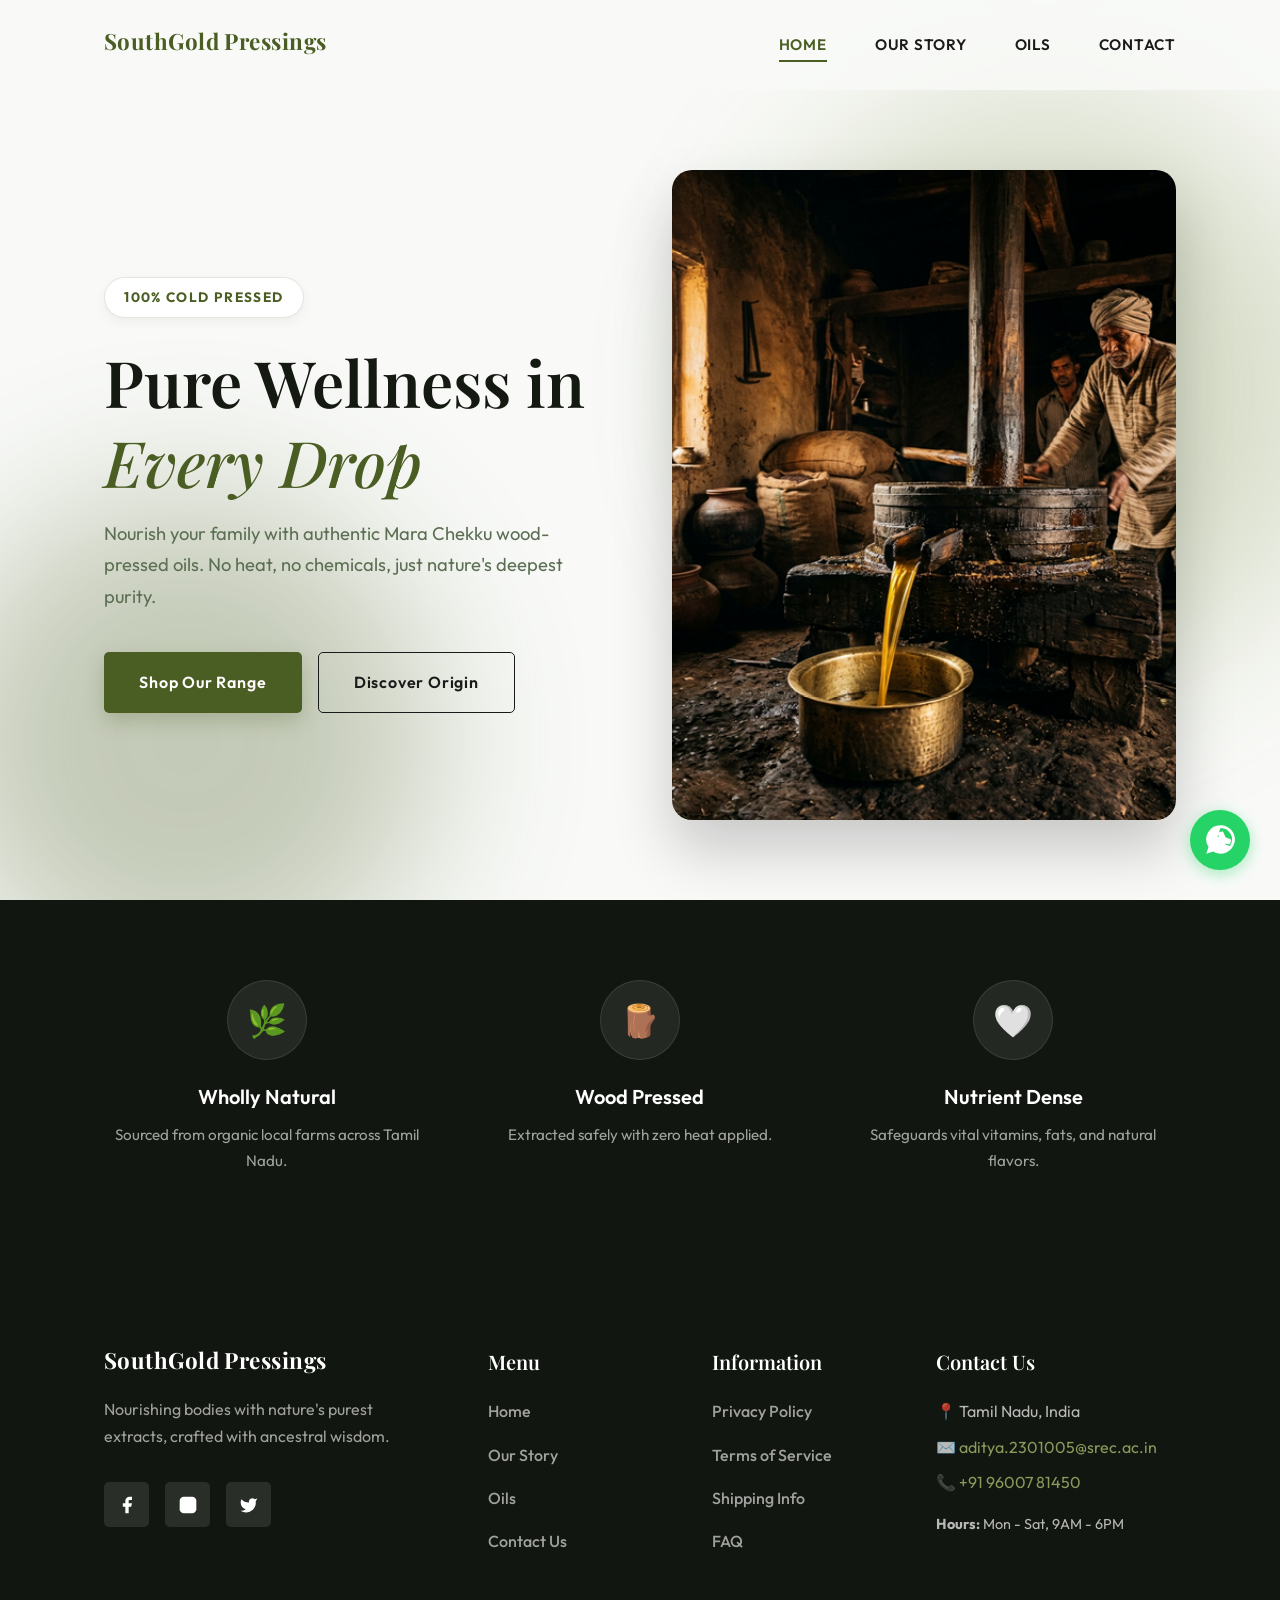
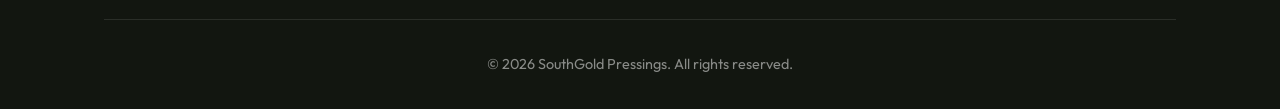
<file: index.html>
<!DOCTYPE html>
<html lang="en">
<head>
    <meta charset="UTF-8">
    <meta name="viewport" content="width=device-width, initial-scale=1.0">
    <title>SouthGold Pressings | Pure Tradition</title>
    <link rel="stylesheet" href="css/style.css">
    <!-- SVG Definitions for reusability -->
    <svg style="display: none;">
        <symbol id="icon-fb" viewBox="0 0 24 24">
            <path d="M18 2h-3a5 5 0 00-5 5v3H7v4h3v8h4v-8h3l1-4h-4V7a1 1 0 011-1h3z"></path>
        </symbol>
        <symbol id="icon-ig" viewBox="0 0 24 24">
            <rect x="2" y="2" width="20" height="20" rx="5" ry="5"></rect>
            <path d="M16 11.37A4 4 0 1112.63 8 4 4 0 0116 11.37z"></path>
            <line x1="17.5" y1="6.5" x2="17.51" y2="6.5"></line>
        </symbol>
        <symbol id="icon-tw" viewBox="0 0 24 24">
            <path d="M22 4s-.7 2.1-2 3.4c1.6 10-9.4 17.3-18 11.6 2.2.1 4.4-.6 6-2C3 15.5.5 9.6 3 5c2.2 2.6 5.6 4.1 9 4-.9-4.2 4-6.6 7-3.8 1.1 0 3-1.2 3-1.2z"></path>
        </symbol>
    </svg>
</head>
<body>

    <nav class="navbar">
        <div class="container nav-content">
            <a href="index.html" class="logo">
                <span class="logo-text">SouthGold Pressings</span>
            </a>
            <ul class="nav-links">
                <li><a href="index.html" class="active">Home</a></li>
                <li><a href="about.html">Our Story</a></li>
                <li><a href="products.html">Oils</a></li>
                <li><a href="contact.html">Contact</a></li>
            </ul>
            <button class="menu-toggle">
                <span></span><span></span><span></span>
            </button>
        </div>
    </nav>

    <!-- 3D Hero Section -->
    <section class="hero">
        <div class="hero-shapes">
            <div class="shape shape-1 mouse-parallax" data-speed="15"></div>
            <div class="shape shape-2 mouse-parallax" data-speed="25"></div>
        </div>
        
        <div class="hero-container">
            <div class="hero-content reveal-up">
                <span class="hero-pill">100% Cold Pressed</span>
                <h1>Pure Wellness in <span class="accent-text">Every Drop</span></h1>
                <p>Nourish your family with authentic Mara Chekku wood-pressed oils. No heat, no chemicals, just nature's deepest purity.</p>
                <div style="display: flex; gap: 1rem; flex-wrap: wrap;">
                    <a href="products.html" class="btn btn-primary">Shop Our Range</a>
                    <a href="about.html" class="btn btn-outline">Discover Origin</a>
                </div>
            </div>
            
            <!-- 3D Advanced Tilt Effect Implementation -->
            <div class="tilt-wrapper">
                <div class="hero-image-wrapper reveal-scale delay-200 tilt-3d">
                    <img src="images/hero_bg.png" alt="Traditional Oil Pressing">
                </div>
            </div>
        </div>
    </section>

    <!-- Beautiful Features Ribbon -->
    <section class="features-ribbon">
        <div class="container">
            <div class="features-grid">
                <div class="feature-item reveal-up delay-100">
                    <div class="feature-icon-wrapper">🌿</div>
                    <h3>Wholly Natural</h3>
                    <p>Sourced from organic local farms across Tamil Nadu.</p>
                </div>
                <div class="feature-item reveal-up delay-200">
                    <div class="feature-icon-wrapper">🪵</div>
                    <h3>Wood Pressed</h3>
                    <p>Extracted safely with zero heat applied.</p>
                </div>
                <div class="feature-item reveal-up delay-300">
                    <div class="feature-icon-wrapper">🤍</div>
                    <h3>Nutrient Dense</h3>
                    <p>Safeguards vital vitamins, fats, and natural flavors.</p>
                </div>
            </div>
        </div>
    </section>

    <footer class="footer">
        <div class="container">
            <div class="footer-grid">
                <div class="footer-about">
                    <h2 class="logo-text">SouthGold Pressings</h2>
                    <p>Nourishing bodies with nature's purest extracts, crafted with ancestral wisdom.</p>
                    <div class="social-links">
                        <a href="https://facebook.com" aria-label="Facebook" target="_blank">
                            <svg><use href="#icon-fb"></use></svg>
                        </a>
                        <a href="https://instagram.com" aria-label="Instagram" target="_blank">
                            <svg><use href="#icon-ig"></use></svg>
                        </a>
                        <a href="https://twitter.com" aria-label="Twitter" target="_blank">
                            <svg><use href="#icon-tw"></use></svg>
                        </a>
                    </div>
                </div>
                <div class="footer-links-container">
                    <h4 class="footer-heading">Menu</h4>
                    <div class="footer-links">
                        <a href="index.html">Home</a>
                        <a href="about.html">Our Story</a>
                        <a href="products.html">Oils</a>
                        <a href="contact.html">Contact Us</a>
                    </div>
                </div>
                <div class="footer-links-container">
                    <h4 class="footer-heading">Information</h4>
                    <div class="footer-links">
                        <a href="privacy.html">Privacy Policy</a>
                        <a href="terms.html">Terms of Service</a>
                        <a href="shipping.html">Shipping Info</a>
                        <a href="faq.html">FAQ</a>
                    </div>
                </div>
                <div class="footer-contact">
                    <h4 class="footer-heading">Contact Us</h4>
                    <p style="color: rgba(255,255,255,0.7); margin-bottom: 0.5rem;">📍 Tamil Nadu, India</p>
                    <p style="color: rgba(255,255,255,0.7); margin-bottom: 0.5rem;">✉️ <a href="mailto:aditya.2301005@srec.ac.in" style="color:var(--accent-color);">aditya.2301005@srec.ac.in</a></p>
                    <p style="color: rgba(255,255,255,0.7);">📞 <a href="tel:+919600781450" style="color:var(--accent-color);">+91 96007 81450</a></p>
                    <p style="color: rgba(255,255,255,0.7); margin-top: 1rem; font-size: 0.9rem;"><strong>Hours:</strong> Mon - Sat, 9AM - 6PM</p>
                </div>
            </div>
            <div class="footer-bottom">
                <p>&copy; 2026 SouthGold Pressings. All rights reserved.</p>
            </div>
        </div>
    </footer>

    <!-- Floating WhatsApp -->
    <a href="https://wa.me/919600781450" class="floating-whatsapp" target="_blank" rel="noopener noreferrer" aria-label="Chat on WhatsApp">
        <svg viewBox="0 0 32 32" xmlns="http://www.w3.org/2000/svg">
            <path d="M16 2a13 13 0 00-11 20l-2 6 6.2-2a13 13 0 106.8-24zm0 2.5a10.5 10.5 0 018.6 16.5l-3.3-1c-.4-.1-.7-.4-.8-.8l-1-2.4c-.1-.3-.1-.7.2-.9l1.1-1.3c.2-.2.2-.5.1-.8l-2.4-5.6c-.2-.4-.6-.6-1-.5l-2.4.5c-.5.1-.9.6-1.1 1.1-.5 1.5.3 4.2 3.1 7 2.8 2.8 5.4 3.6 6.9 3.1.5-.2 1-.6 1.1-1.1l.5-2.4c.1-.4-.1-.8-.5-1l-5.6-2.4c-.3-.1-.6-.1-.8.1l-1.3 1.1c-.2.3-.6.3-.9.2l-2.4-1c-.4-.1-.7-.4-.8-.8z"/>
        </svg>
    </a>
    <script src="js/main.js"></script>
</body>
</html>
</file>
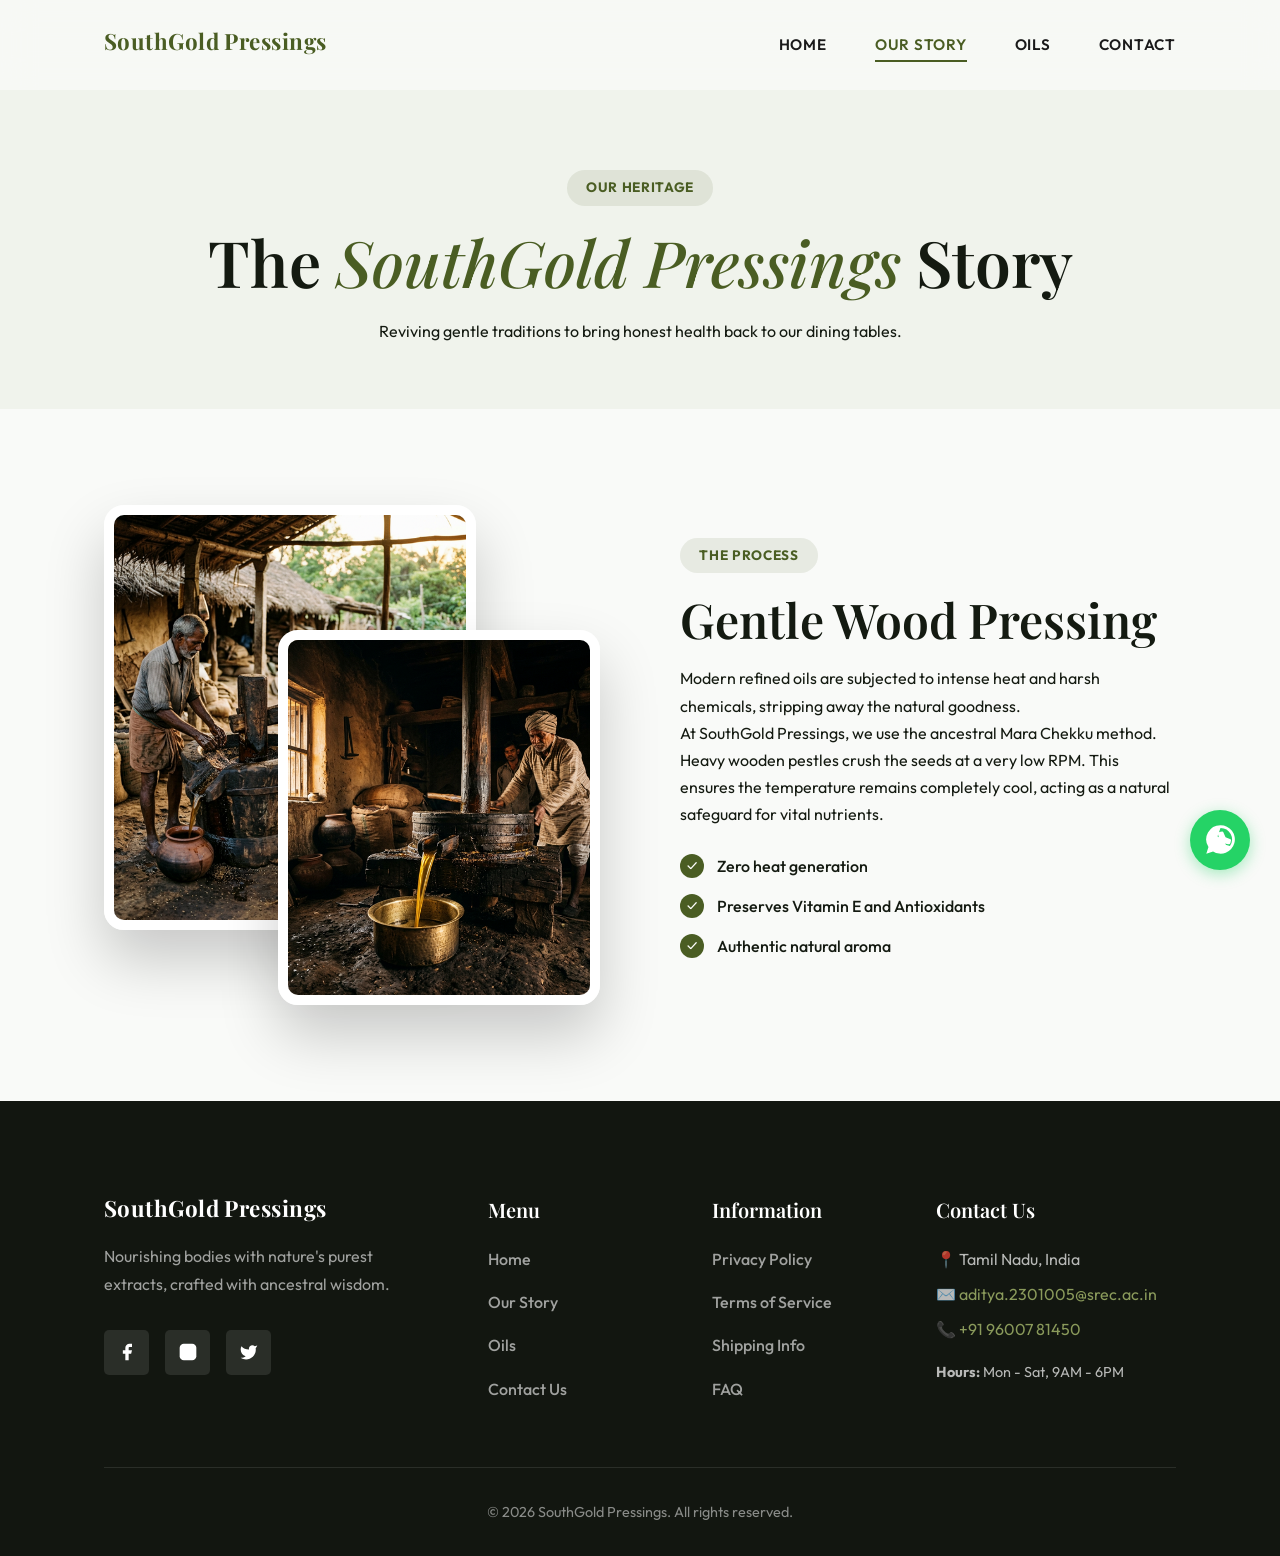
<file: about.html>
<!DOCTYPE html>
<html lang="en">

<head>
    <meta charset="UTF-8">
    <meta name="viewport" content="width=device-width, initial-scale=1.0">
    <title>About Us | SouthGold Pressings</title>
    <link rel="stylesheet" href="css/style.css">
    <svg style="display: none;">
        <symbol id="icon-fb" viewBox="0 0 24 24"><path d="M18 2h-3a5 5 0 00-5 5v3H7v4h3v8h4v-8h3l1-4h-4V7a1 1 0 011-1h3z"></path></symbol>
        <symbol id="icon-ig" viewBox="0 0 24 24"><rect x="2" y="2" width="20" height="20" rx="5" ry="5"></rect><path d="M16 11.37A4 4 0 1112.63 8 4 4 0 0116 11.37z"></path><line x1="17.5" y1="6.5" x2="17.51" y2="6.5"></line></symbol>
        <symbol id="icon-tw" viewBox="0 0 24 24"><path d="M22 4s-.7 2.1-2 3.4c1.6 10-9.4 17.3-18 11.6 2.2.1 4.4-.6 6-2C3 15.5.5 9.6 3 5c2.2 2.6 5.6 4.1 9 4-.9-4.2 4-6.6 7-3.8 1.1 0 3-1.2 3-1.2z"></path></symbol>
    </svg>
</head>

<body>

    <nav class="navbar">
        <div class="container nav-content">
            <a href="index.html" class="logo">
                <span class="logo-text">SouthGold Pressings</span>
            </a>
            <ul class="nav-links">
                <li><a href="index.html">Home</a></li>
                <li><a href="about.html" class="active">Our Story</a></li>
                <li><a href="products.html">Oils</a></li>
                <li><a href="contact.html">Contact</a></li>
            </ul>
        </div>
    </nav>

    <header class="page-header">
        <div class="pattern-top"></div>
        <div class="container reveal-up" style="position: relative; z-index: 2;">
            <span class="section-pill">Our Heritage</span>
            <h1>The <span class="accent-text">SouthGold Pressings</span> Story</h1>
            <p style="max-width: 600px; margin: 0 auto;">Reviving gentle traditions to bring honest health back to our
                dining tables.</p>
        </div>
    </header>

    <section class="section-padding">
        <div class="container">
            <div class="split-layout">
                <div class="image-stack reveal-scale">
                    <img src="images/traditional.png" alt="Method" class="img-back">
                    <img src="images/hero_bg.png" alt="Process" class="img-front">
                </div>
                <div class="split-text reveal-up">
                    <span class="section-pill">The Process</span>
                    <h2>Gentle Wood Pressing</h2>
                    <p>Modern refined oils are subjected to intense heat and harsh chemicals, stripping away the natural
                        goodness.</p>
                    <p>At SouthGold Pressings, we use the ancestral Mara Chekku method. Heavy wooden pestles crush the seeds at a
                        very low RPM. This ensures the temperature remains completely cool, acting as a natural
                        safeguard for vital nutrients.</p>

                    <ul class="bullet-list">
                        <li><span class="bullet-icon">✓</span> Zero heat generation</li>
                        <li><span class="bullet-icon">✓</span> Preserves Vitamin E and Antioxidants</li>
                        <li><span class="bullet-icon">✓</span> Authentic natural aroma</li>
                    </ul>
                </div>
            </div>
        </div>
    </section>

    <footer class="footer">
        <div class="container">
            <div class="footer-grid">
                <div class="footer-about">
                    <h2 class="logo-text">SouthGold Pressings</h2>
                    <p>Nourishing bodies with nature's purest extracts, crafted with ancestral wisdom.</p>
                    <div class="social-links">
                        <a href="https://facebook.com" aria-label="Facebook" target="_blank">
                            <svg><use href="#icon-fb"></use></svg>
                        </a>
                        <a href="https://instagram.com" aria-label="Instagram" target="_blank">
                            <svg><use href="#icon-ig"></use></svg>
                        </a>
                        <a href="https://twitter.com" aria-label="Twitter" target="_blank">
                            <svg><use href="#icon-tw"></use></svg>
                        </a>
                    </div>
                </div>
                <div class="footer-links-container">
                    <h4 class="footer-heading">Menu</h4>
                    <div class="footer-links">
                        <a href="index.html">Home</a>
                        <a href="about.html">Our Story</a>
                        <a href="products.html">Oils</a>
                        <a href="contact.html">Contact Us</a>
                    </div>
                </div>
                <div class="footer-links-container">
                    <h4 class="footer-heading">Information</h4>
                    <div class="footer-links">
                        <a href="privacy.html">Privacy Policy</a>
                        <a href="terms.html">Terms of Service</a>
                        <a href="shipping.html">Shipping Info</a>
                        <a href="faq.html">FAQ</a>
                    </div>
                </div>
                <div class="footer-contact">
                    <h4 class="footer-heading">Contact Us</h4>
                    <p style="color: rgba(255,255,255,0.7); margin-bottom: 0.5rem;">📍 Tamil Nadu, India</p>
                    <p style="color: rgba(255,255,255,0.7); margin-bottom: 0.5rem;">✉️ <a href="mailto:aditya.2301005@srec.ac.in" style="color:var(--accent-color);">aditya.2301005@srec.ac.in</a></p>
                    <p style="color: rgba(255,255,255,0.7);">📞 <a href="tel:+919600781450" style="color:var(--accent-color);">+91 96007 81450</a></p>
                    <p style="color: rgba(255,255,255,0.7); margin-top: 1rem; font-size: 0.9rem;"><strong>Hours:</strong> Mon - Sat, 9AM - 6PM</p>
                </div>
            </div>
            <div class="footer-bottom">
                <p>&copy; 2026 SouthGold Pressings. All rights reserved.</p>
            </div>
        </div>
    </footer>

    <!-- Floating WhatsApp -->
    <a href="https://wa.me/919600781450" class="floating-whatsapp" target="_blank" rel="noopener noreferrer"
        aria-label="Chat on WhatsApp">
        <svg viewBox="0 0 32 32" xmlns="http://www.w3.org/2000/svg">
            <path
                d="M16 2a13 13 0 00-11 20l-2 6 6.2-2a13 13 0 106.8-24zm0 2.5a10.5 10.5 0 018.6 16.5l-3.3-1c-.4-.1-.7-.4-.8-.8l-1-2.4c-.1-.3-.1-.7.2-.9l1.1-1.3c.2-.2.2-.5.1-.8l-2.4-5.6c-.2-.4-.6-.6-1-.5l-2.4.5c-.5.1-.9.6-1.1 1.1-.5 1.5.3 4.2 3.1 7 2.8 2.8 5.4 3.6 6.9 3.1.5-.2 1-.6 1.1-1.1l.5-2.4c.1-.4-.1-.8-.5-1l-5.6-2.4c-.3-.1-.6-.1-.8.1l-1.3 1.1c-.2.3-.6.3-.9.2l-2.4-1c-.4-.1-.7-.4-.8-.8z" />
        </svg>
    </a>
    <script src="js/main.js"></script>
</body>

</html>
</file>
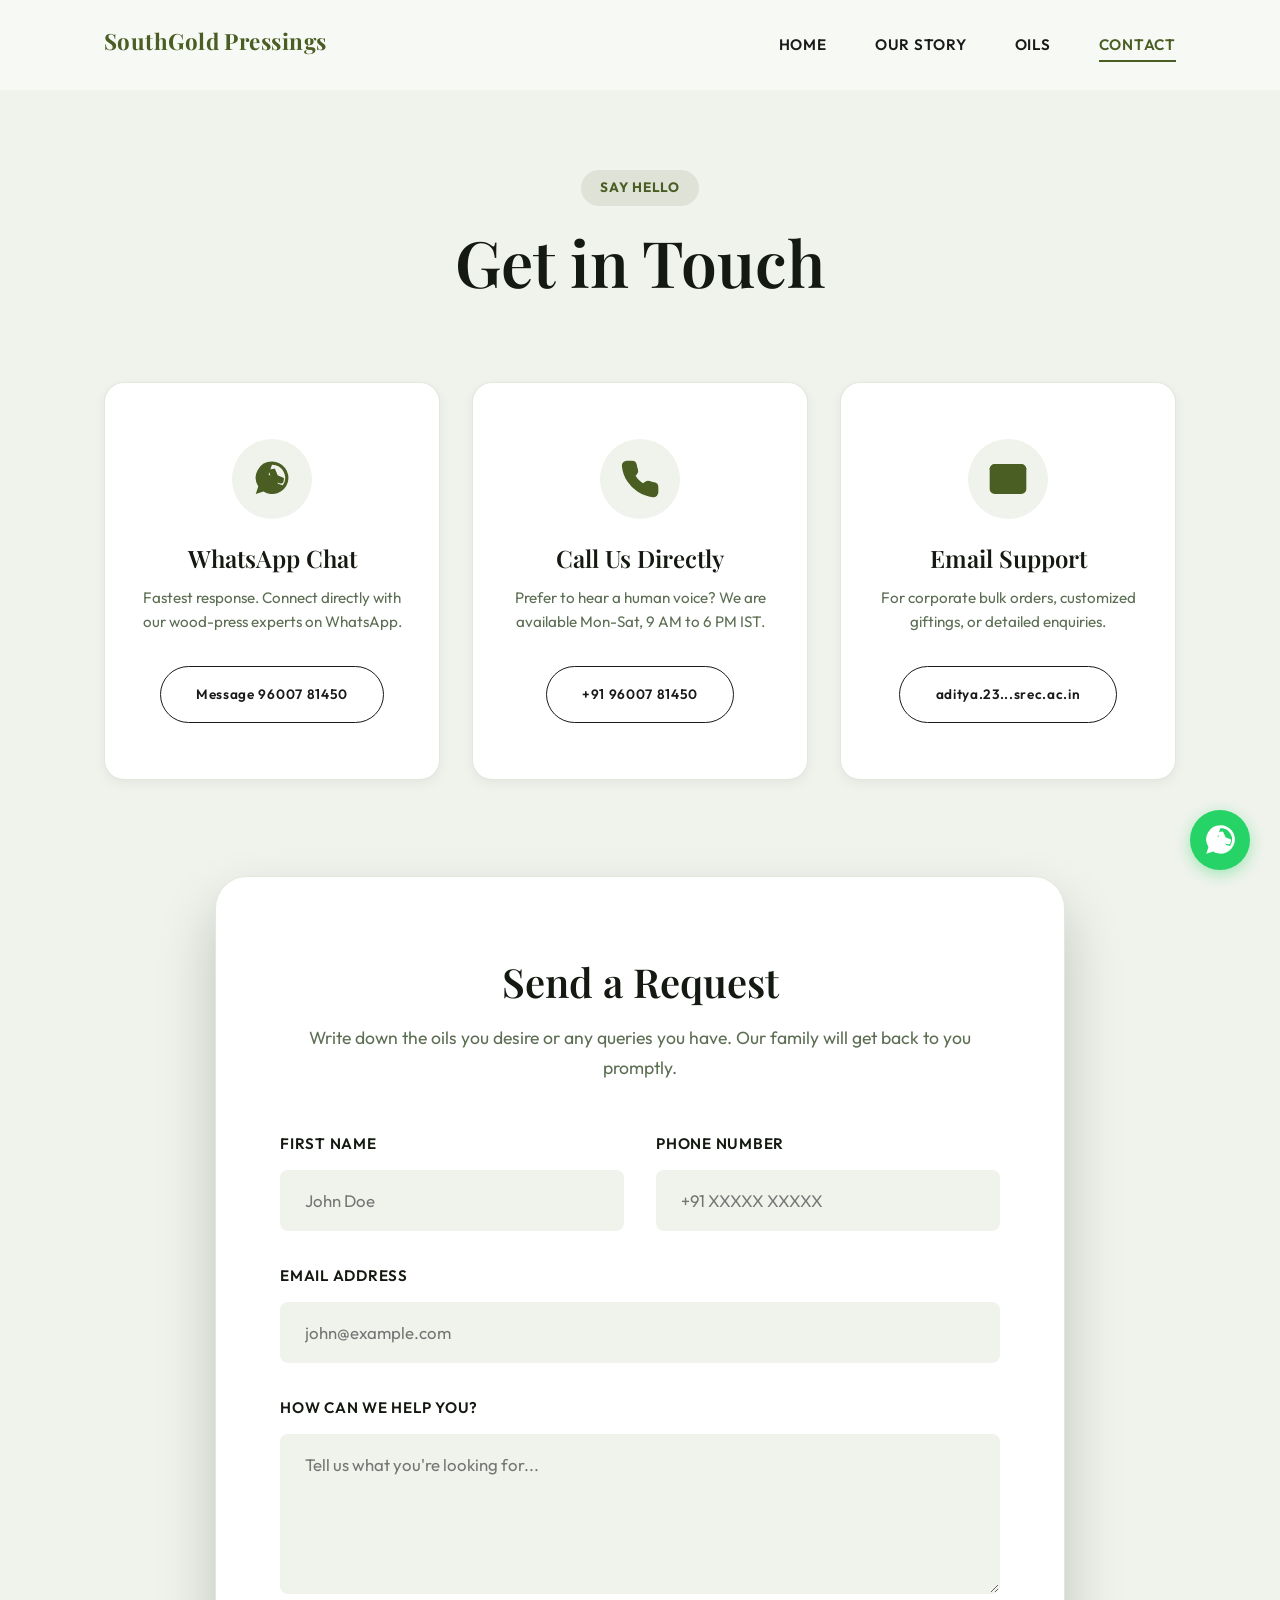
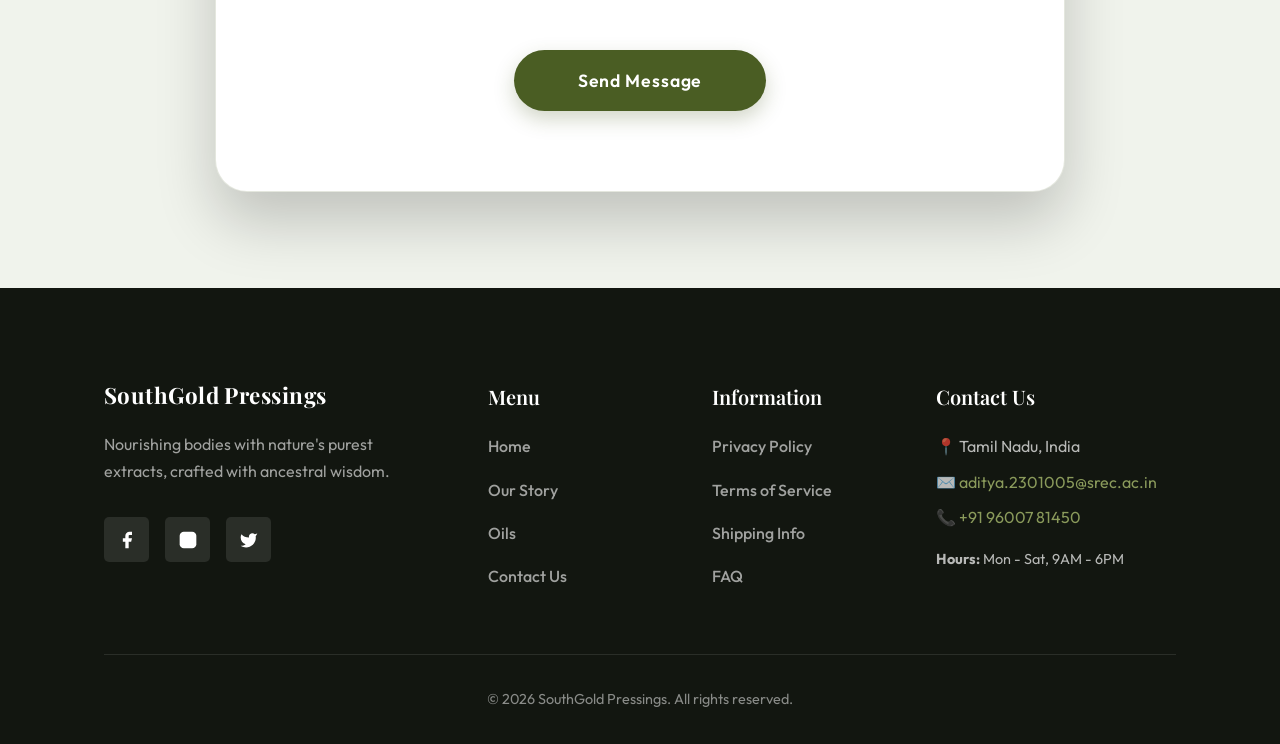
<file: contact.html>
<!DOCTYPE html>
<html lang="en">

<head>
    <meta charset="UTF-8">
    <meta name="viewport" content="width=device-width, initial-scale=1.0">
    <title>Contact Us | SouthGold Pressings</title>
    <link rel="stylesheet" href="css/style.css">
    <svg style="display: none;">
        <symbol id="icon-fb" viewBox="0 0 24 24"><path d="M18 2h-3a5 5 0 00-5 5v3H7v4h3v8h4v-8h3l1-4h-4V7a1 1 0 011-1h3z"></path></symbol>
        <symbol id="icon-ig" viewBox="0 0 24 24"><rect x="2" y="2" width="20" height="20" rx="5" ry="5"></rect><path d="M16 11.37A4 4 0 1112.63 8 4 4 0 0116 11.37z"></path><line x1="17.5" y1="6.5" x2="17.51" y2="6.5"></line></symbol>
        <symbol id="icon-tw" viewBox="0 0 24 24"><path d="M22 4s-.7 2.1-2 3.4c1.6 10-9.4 17.3-18 11.6 2.2.1 4.4-.6 6-2C3 15.5.5 9.6 3 5c2.2 2.6 5.6 4.1 9 4-.9-4.2 4-6.6 7-3.8 1.1 0 3-1.2 3-1.2z"></path></symbol>
    </svg>
</head>

<body style="background: var(--surface-light);">

    <nav class="navbar">
        <div class="container nav-content">
            <a href="index.html" class="logo">
                <span class="logo-text">SouthGold Pressings</span>
            </a>
            <ul class="nav-links">
                <li><a href="index.html">Home</a></li>
                <li><a href="about.html">Our Story</a></li>
                <li><a href="products.html">Oils</a></li>
                <li><a href="contact.html" class="active">Contact</a></li>
            </ul>
        </div>
    </nav>

    <header class="page-header" style="background: transparent;">
        <div class="container reveal-up">
            <span class="section-pill">Say Hello</span>
            <h1>Get in Touch</h1>
        </div>
    </header>

    <section class="section-padding" style="padding-top: 0;">
        <div class="container">
            
            <!-- Elite Contact Options Grid -->
            <div class="contact-actions-grid reveal-up">
                
                <!-- Action 1: WhatsApp -->
                <a href="https://wa.me/919600781450" target="_blank" class="action-card">
                    <div class="action-icon">
                        <!-- Custom WhatsApp SVG to match aesthetic -->
                        <svg viewBox="0 0 32 32">
                            <path d="M16 2a13 13 0 00-11 20l-2 6 6.2-2a13 13 0 106.8-24zm0 2.5a10.5 10.5 0 018.6 16.5l-3.3-1c-.4-.1-.7-.4-.8-.8l-1-2.4c-.1-.3-.1-.7.2-.9l1.1-1.3c.2-.2.2-.5.1-.8l-2.4-5.6c-.2-.4-.6-.6-1-.5l-2.4.5c-.5.1-.9.6-1.1 1.1-.5 1.5.3 4.2 3.1 7 2.8 2.8 5.4 3.6 6.9 3.1.5-.2 1-.6 1.1-1.1l.5-2.4c.1-.4-.1-.8-.5-1l-5.6-2.4c-.3-.1-.6-.1-.8.1l-1.3 1.1c-.2.3-.6.3-.9.2l-2.4-1c-.4-.1-.7-.4-.8-.8z" />
                        </svg>
                    </div>
                    <h3>WhatsApp Chat</h3>
                    <p>Fastest response. Connect directly with our wood-press experts on WhatsApp.</p>
                    <span class="btn btn-outline" style="border-radius: 50px; font-size:0.85rem;">Message 96007 81450</span>
                </a>

                <!-- Action 2: Call -->
                <a href="tel:+919600781450" class="action-card delay-100">
                    <div class="action-icon">
                        <svg viewBox="0 0 24 24" fill="none" stroke="currentColor" stroke-width="2" stroke-linecap="round" stroke-linejoin="round"><path d="M22 16.92v3a2 2 0 0 1-2.18 2 19.79 19.79 0 0 1-8.63-3.07 19.5 19.5 0 0 1-6-6 19.79 19.79 0 0 1-3.07-8.67A2 2 0 0 1 4.11 2h3a2 2 0 0 1 2 1.72 12.84 12.84 0 0 0 .7 2.81 2 2 0 0 1-.45 2.11L8.09 9.91a16 16 0 0 0 6 6l1.27-1.27a2 2 0 0 1 2.11-.45 12.84 12.84 0 0 0 2.81.7A2 2 0 0 1 22 16.92z"></path></svg>
                    </div>
                    <h3>Call Us Directly</h3>
                    <p>Prefer to hear a human voice? We are available Mon-Sat, 9 AM to 6 PM IST.</p>
                    <span class="btn btn-outline" style="border-radius: 50px; font-size:0.85rem;">+91 96007 81450</span>
                </a>

                <!-- Action 3: Email -->
                <a href="mailto:aditya.2301005@srec.ac.in" class="action-card delay-200">
                    <div class="action-icon">
                        <svg viewBox="0 0 24 24" fill="none" stroke="currentColor" stroke-width="2" stroke-linecap="round" stroke-linejoin="round"><path d="M4 4h16c1.1 0 2 .9 2 2v12c0 1.1-.9 2-2 2H4c-1.1 0-2-.9-2-2V6c0-1.1.9-2 2-2z"></path><polyline points="22,6 12,13 2,6"></polyline></svg>
                    </div>
                    <h3>Email Support</h3>
                    <p>For corporate bulk orders, customized giftings, or detailed enquiries.</p>
                    <span class="btn btn-outline" style="border-radius: 50px; font-size:0.85rem;">aditya.23...srec.ac.in</span>
                </a>

            </div>

            <!-- Elite Form Container -->
            <div class="elite-form-container reveal-up delay-300" style="max-width: 850px; margin: 0 auto; margin-top: 6rem;">
                <div class="contact-form-elite">
                    
                    <div style="text-align: center; margin-bottom: 3rem;">
                        <h2 style="font-size: 2.5rem;">Send a Request</h2>
                        <p style="color: var(--text-muted); font-size: 1.1rem;">Write down the oils you desire or any queries you have. Our family will get back to you promptly.</p>
                    </div>

                    <form action="https://formsubmit.co/aditya.2301005@srec.ac.in" method="POST" id="contactForm">
                        <input type="hidden" name="_subject" value="New Website Enquiry">
                        <input type="hidden" name="_captcha" value="true">

                        <div style="display: grid; grid-template-columns: 1fr 1fr; gap: 2rem;">
                            <div class="form-group">
                                <label>First Name</label>
                                <input type="text" name="name" class="form-control" placeholder="John Doe" required>
                            </div>
                            <div class="form-group">
                                <label>Phone Number</label>
                                <input type="tel" name="phone" class="form-control" placeholder="+91 XXXXX XXXXX" required>
                            </div>
                        </div>

                        <div class="form-group">
                            <label>Email Address</label>
                            <input type="email" name="email" id="emailInput" class="form-control" placeholder="john@example.com" required>
                            <small id="emailError" style="color: #E74C3C; display: none; margin-top: 5px; font-weight: 500;">Please verify your email address.</small>
                        </div>
                        
                        <div class="form-group">
                            <label>How can we help you?</label>
                            <textarea name="message" class="form-control" placeholder="Tell us what you're looking for..." required></textarea>
                        </div>
                        
                        <div style="text-align: center; margin-top: 3rem;">
                            <button type="submit" class="btn btn-primary" style="padding: 1.2rem 4rem; font-size: 1.1rem; border-radius: 50px;">Send Message</button>
                        </div>
                    </form>

                </div>
            </div>

        </div>
    </section>

    <footer class="footer">
        <div class="container">
            <div class="footer-grid">
                <div class="footer-about">
                    <h2 class="logo-text">SouthGold Pressings</h2>
                    <p>Nourishing bodies with nature's purest extracts, crafted with ancestral wisdom.</p>
                    <div class="social-links">
                        <a href="https://facebook.com" aria-label="Facebook" target="_blank">
                            <svg><use href="#icon-fb"></use></svg>
                        </a>
                        <a href="https://instagram.com" aria-label="Instagram" target="_blank">
                            <svg><use href="#icon-ig"></use></svg>
                        </a>
                        <a href="https://twitter.com" aria-label="Twitter" target="_blank">
                            <svg><use href="#icon-tw"></use></svg>
                        </a>
                    </div>
                </div>
                <div class="footer-links-container">
                    <h4 class="footer-heading">Menu</h4>
                    <div class="footer-links">
                        <a href="index.html">Home</a>
                        <a href="about.html">Our Story</a>
                        <a href="products.html">Oils</a>
                        <a href="contact.html">Contact Us</a>
                    </div>
                </div>
                <div class="footer-links-container">
                    <h4 class="footer-heading">Information</h4>
                    <div class="footer-links">
                        <a href="privacy.html">Privacy Policy</a>
                        <a href="terms.html">Terms of Service</a>
                        <a href="shipping.html">Shipping Info</a>
                        <a href="faq.html">FAQ</a>
                    </div>
                </div>
                <div class="footer-contact">
                    <h4 class="footer-heading">Contact Us</h4>
                    <p style="color: rgba(255,255,255,0.7); margin-bottom: 0.5rem;">📍 Tamil Nadu, India</p>
                    <p style="color: rgba(255,255,255,0.7); margin-bottom: 0.5rem;">✉️ <a href="mailto:aditya.2301005@srec.ac.in" style="color:var(--accent-color);">aditya.2301005@srec.ac.in</a></p>
                    <p style="color: rgba(255,255,255,0.7);">📞 <a href="tel:+919600781450" style="color:var(--accent-color);">+91 96007 81450</a></p>
                    <p style="color: rgba(255,255,255,0.7); margin-top: 1rem; font-size: 0.9rem;"><strong>Hours:</strong> Mon - Sat, 9AM - 6PM</p>
                </div>
            </div>
            <div class="footer-bottom">
                <p>&copy; 2026 SouthGold Pressings. All rights reserved.</p>
            </div>
        </div>
    </footer>

    <!-- Floating WhatsApp -->
    <a href="https://wa.me/919600781450" class="floating-whatsapp" target="_blank" rel="noopener noreferrer"
        aria-label="Chat on WhatsApp">
        <svg viewBox="0 0 32 32" xmlns="http://www.w3.org/2000/svg">
            <path
                d="M16 2a13 13 0 00-11 20l-2 6 6.2-2a13 13 0 106.8-24zm0 2.5a10.5 10.5 0 018.6 16.5l-3.3-1c-.4-.1-.7-.4-.8-.8l-1-2.4c-.1-.3-.1-.7.2-.9l1.1-1.3c.2-.2.2-.5.1-.8l-2.4-5.6c-.2-.4-.6-.6-1-.5l-2.4.5c-.5.1-.9.6-1.1 1.1-.5 1.5.3 4.2 3.1 7 2.8 2.8 5.4 3.6 6.9 3.1.5-.2 1-.6 1.1-1.1l.5-2.4c.1-.4-.1-.8-.5-1l-5.6-2.4c-.3-.1-.6-.1-.8.1l-1.3 1.1c-.2.3-.6.3-.9.2l-2.4-1c-.4-.1-.7-.4-.8-.8z" />
        </svg>
    </a>
    <script src="js/main.js"></script>
</body>

</html>
</file>
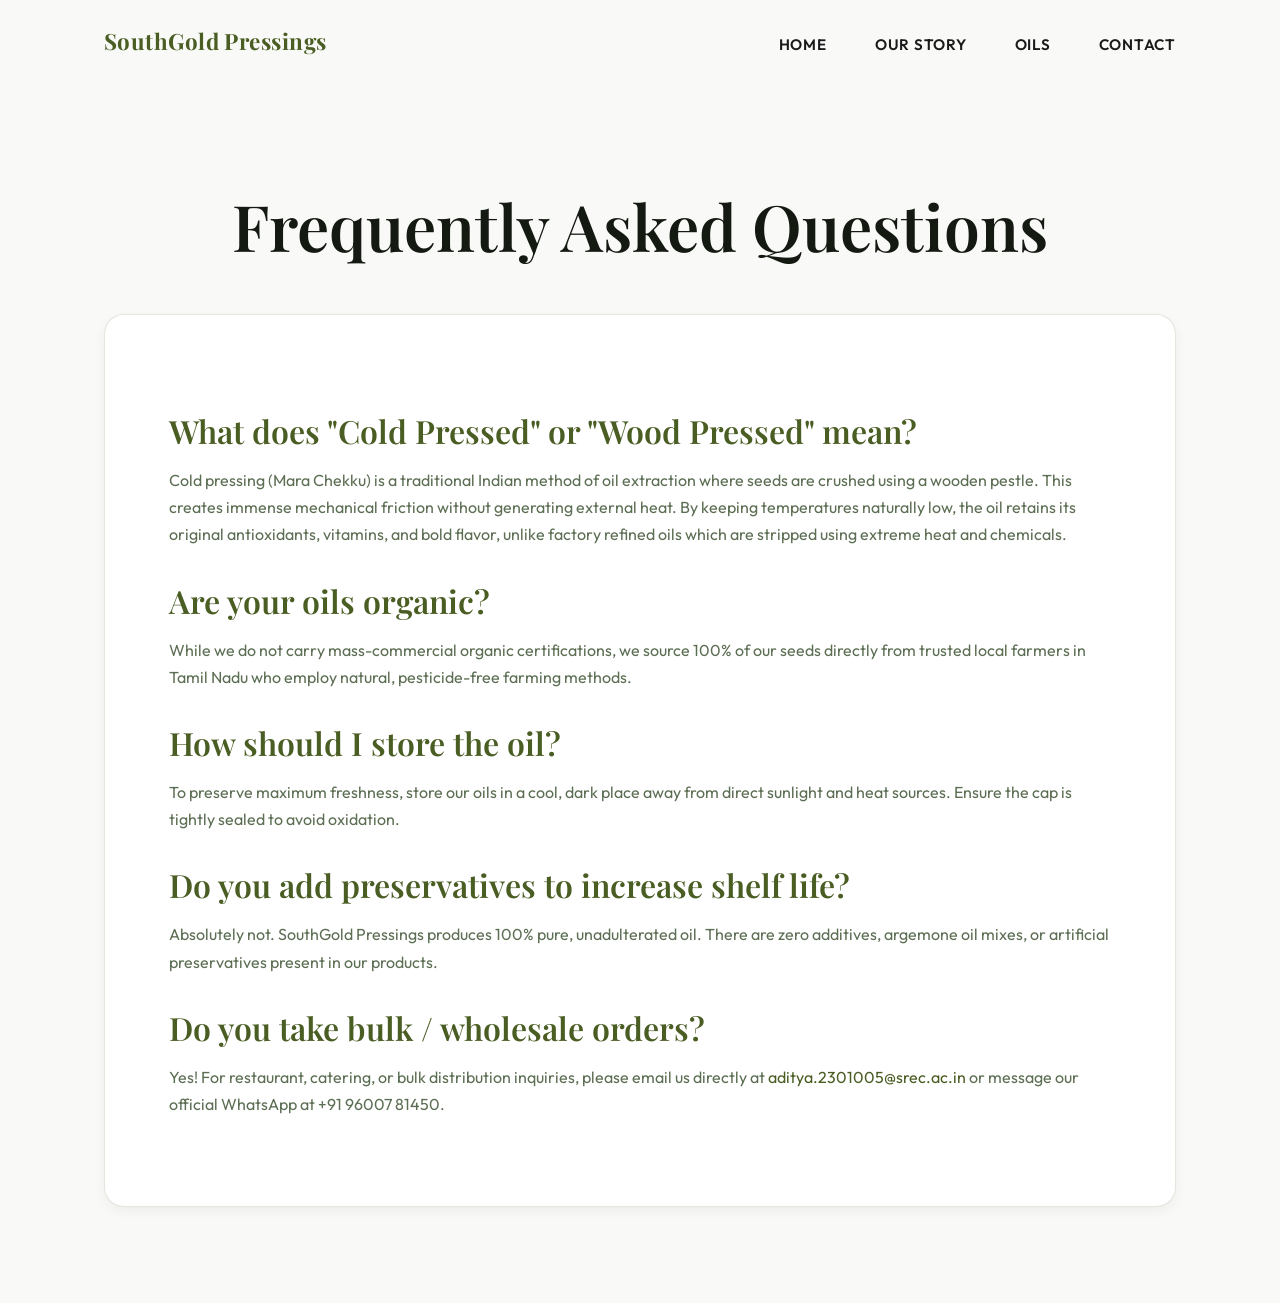
<file: faq.html>
<!DOCTYPE html>
<html lang="en">
<head>
    <meta charset="UTF-8">
    <meta name="viewport" content="width=device-width, initial-scale=1.0">
    <title>Frequently Asked Questions | SouthGold Pressings</title>
    <link rel="stylesheet" href="css/style.css">
</head>
<body style="background-color: var(--bg-color); padding-top: var(--nav-height);">

    <nav class="navbar scrolled">
        <div class="container nav-content">
            <a href="index.html" class="logo">
                <span class="logo-text">SouthGold Pressings</span>
            </a>
            <ul class="nav-links">
                <li><a href="index.html">Home</a></li>
                <li><a href="about.html">Our Story</a></li>
                <li><a href="products.html">Oils</a></li>
                <li><a href="contact.html">Contact</a></li>
            </ul>
        </div>
    </nav>

    <section class="section-padding">
        <div class="container">
            <h1 style="text-align: center; margin-bottom: 3rem;">Frequently Asked Questions</h1>
            <div class="info-content reveal-up">
                
                <h3>What does "Cold Pressed" or "Wood Pressed" mean?</h3>
                <p>Cold pressing (Mara Chekku) is a traditional Indian method of oil extraction where seeds are crushed using a wooden pestle. This creates immense mechanical friction without generating external heat. By keeping temperatures naturally low, the oil retains its original antioxidants, vitamins, and bold flavor, unlike factory refined oils which are stripped using extreme heat and chemicals.</p>

                <h3>Are your oils organic?</h3>
                <p>While we do not carry mass-commercial organic certifications, we source 100% of our seeds directly from trusted local farmers in Tamil Nadu who employ natural, pesticide-free farming methods.</p>

                <h3>How should I store the oil?</h3>
                <p>To preserve maximum freshness, store our oils in a cool, dark place away from direct sunlight and heat sources. Ensure the cap is tightly sealed to avoid oxidation.</p>

                <h3>Do you add preservatives to increase shelf life?</h3>
                <p>Absolutely not. SouthGold Pressings produces 100% pure, unadulterated oil. There are zero additives, argemone oil mixes, or artificial preservatives present in our products.</p>

                <h3>Do you take bulk / wholesale orders?</h3>
                <p>Yes! For restaurant, catering, or bulk distribution inquiries, please email us directly at <a href="mailto:aditya.2301005@srec.ac.in" style="color:var(--primary-color);">aditya.2301005@srec.ac.in</a> or message our official WhatsApp at +91 96007 81450.</p>
            </div>
        </div>
    </section>

    <!-- Shared JS -->
    <script src="js/main.js"></script>
</body>
</html>
</file>
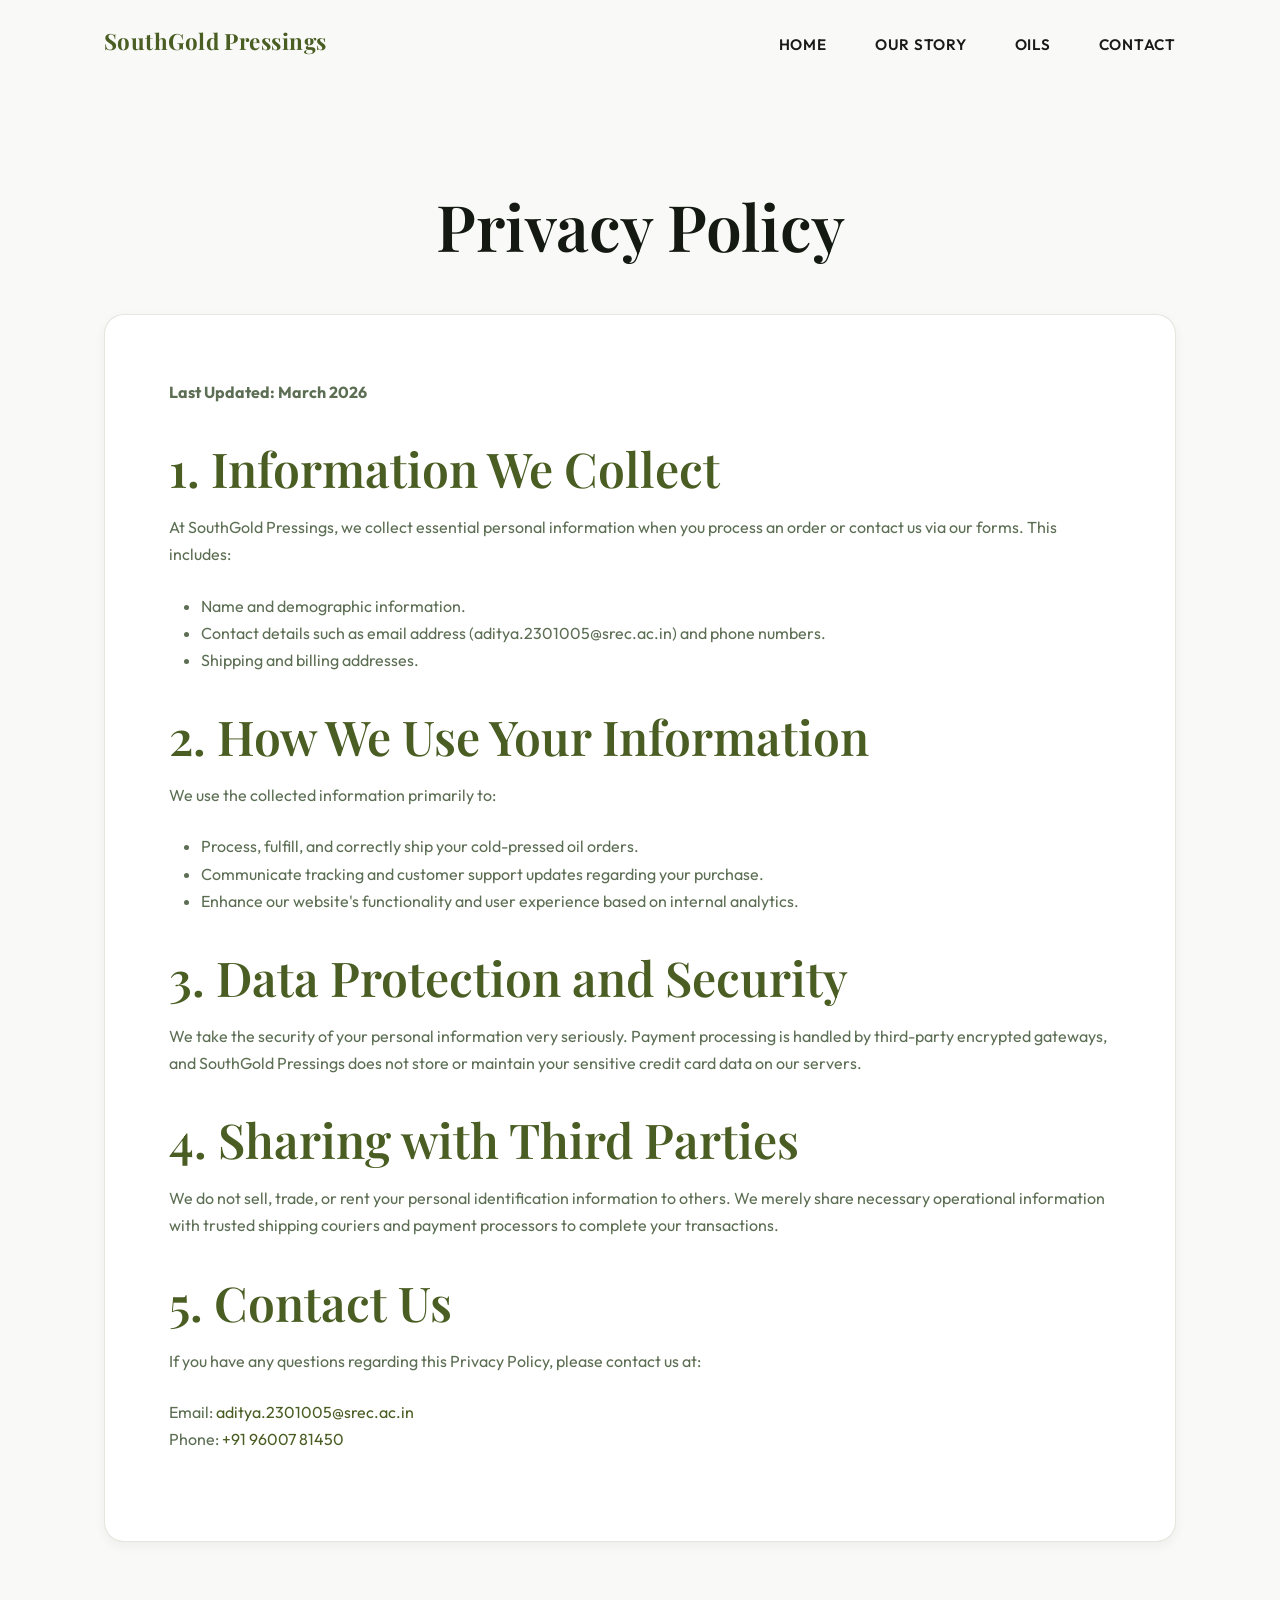
<file: privacy.html>
<!DOCTYPE html>
<html lang="en">
<head>
    <meta charset="UTF-8">
    <meta name="viewport" content="width=device-width, initial-scale=1.0">
    <title>Privacy Policy | SouthGold Pressings</title>
    <link rel="stylesheet" href="css/style.css">
    <svg style="display: none;">
        <symbol id="icon-fb" viewBox="0 0 24 24"><path d="M18 2h-3a5 5 0 00-5 5v3H7v4h3v8h4v-8h3l1-4h-4V7a1 1 0 011-1h3z"></path></symbol>
        <symbol id="icon-ig" viewBox="0 0 24 24"><rect x="2" y="2" width="20" height="20" rx="5" ry="5"></rect><path d="M16 11.37A4 4 0 1112.63 8 4 4 0 0116 11.37z"></path><line x1="17.5" y1="6.5" x2="17.51" y2="6.5"></line></symbol>
        <symbol id="icon-tw" viewBox="0 0 24 24"><path d="M22 4s-.7 2.1-2 3.4c1.6 10-9.4 17.3-18 11.6 2.2.1 4.4-.6 6-2C3 15.5.5 9.6 3 5c2.2 2.6 5.6 4.1 9 4-.9-4.2 4-6.6 7-3.8 1.1 0 3-1.2 3-1.2z"></path></symbol>
    </svg>
</head>
<body style="background-color: var(--bg-color); padding-top: var(--nav-height);">

    <nav class="navbar scrolled">
        <div class="container nav-content">
            <a href="index.html" class="logo">
                <span class="logo-text">SouthGold Pressings</span>
            </a>
            <ul class="nav-links">
                <li><a href="index.html">Home</a></li>
                <li><a href="about.html">Our Story</a></li>
                <li><a href="products.html">Oils</a></li>
                <li><a href="contact.html">Contact</a></li>
            </ul>
        </div>
    </nav>

    <section class="section-padding">
        <div class="container">
            <h1 style="text-align: center; margin-bottom: 3rem;">Privacy Policy</h1>
            <div class="info-content reveal-up">
                <p><strong>Last Updated: March 2026</strong></p>
                
                <h2>1. Information We Collect</h2>
                <p>At SouthGold Pressings, we collect essential personal information when you process an order or contact us via our forms. This includes:</p>
                <ul>
                    <li>Name and demographic information.</li>
                    <li>Contact details such as email address (aditya.2301005@srec.ac.in) and phone numbers.</li>
                    <li>Shipping and billing addresses.</li>
                </ul>

                <h2>2. How We Use Your Information</h2>
                <p>We use the collected information primarily to:</p>
                <ul>
                    <li>Process, fulfill, and correctly ship your cold-pressed oil orders.</li>
                    <li>Communicate tracking and customer support updates regarding your purchase.</li>
                    <li>Enhance our website's functionality and user experience based on internal analytics.</li>
                </ul>

                <h2>3. Data Protection and Security</h2>
                <p>We take the security of your personal information very seriously. Payment processing is handled by third-party encrypted gateways, and SouthGold Pressings does not store or maintain your sensitive credit card data on our servers.</p>

                <h2>4. Sharing with Third Parties</h2>
                <p>We do not sell, trade, or rent your personal identification information to others. We merely share necessary operational information with trusted shipping couriers and payment processors to complete your transactions.</p>
                
                <h2>5. Contact Us</h2>
                <p>If you have any questions regarding this Privacy Policy, please contact us at:</p>
                <p>Email: <a href="mailto:aditya.2301005@srec.ac.in" style="color:var(--primary-color);">aditya.2301005@srec.ac.in</a><br>Phone: <a href="tel:+919600781450" style="color:var(--primary-color);">+91 96007 81450</a></p>
            </div>
        </div>
    </section>

    <!-- Shared JS -->
    <script src="js/main.js"></script>
</body>
</html>
</file>
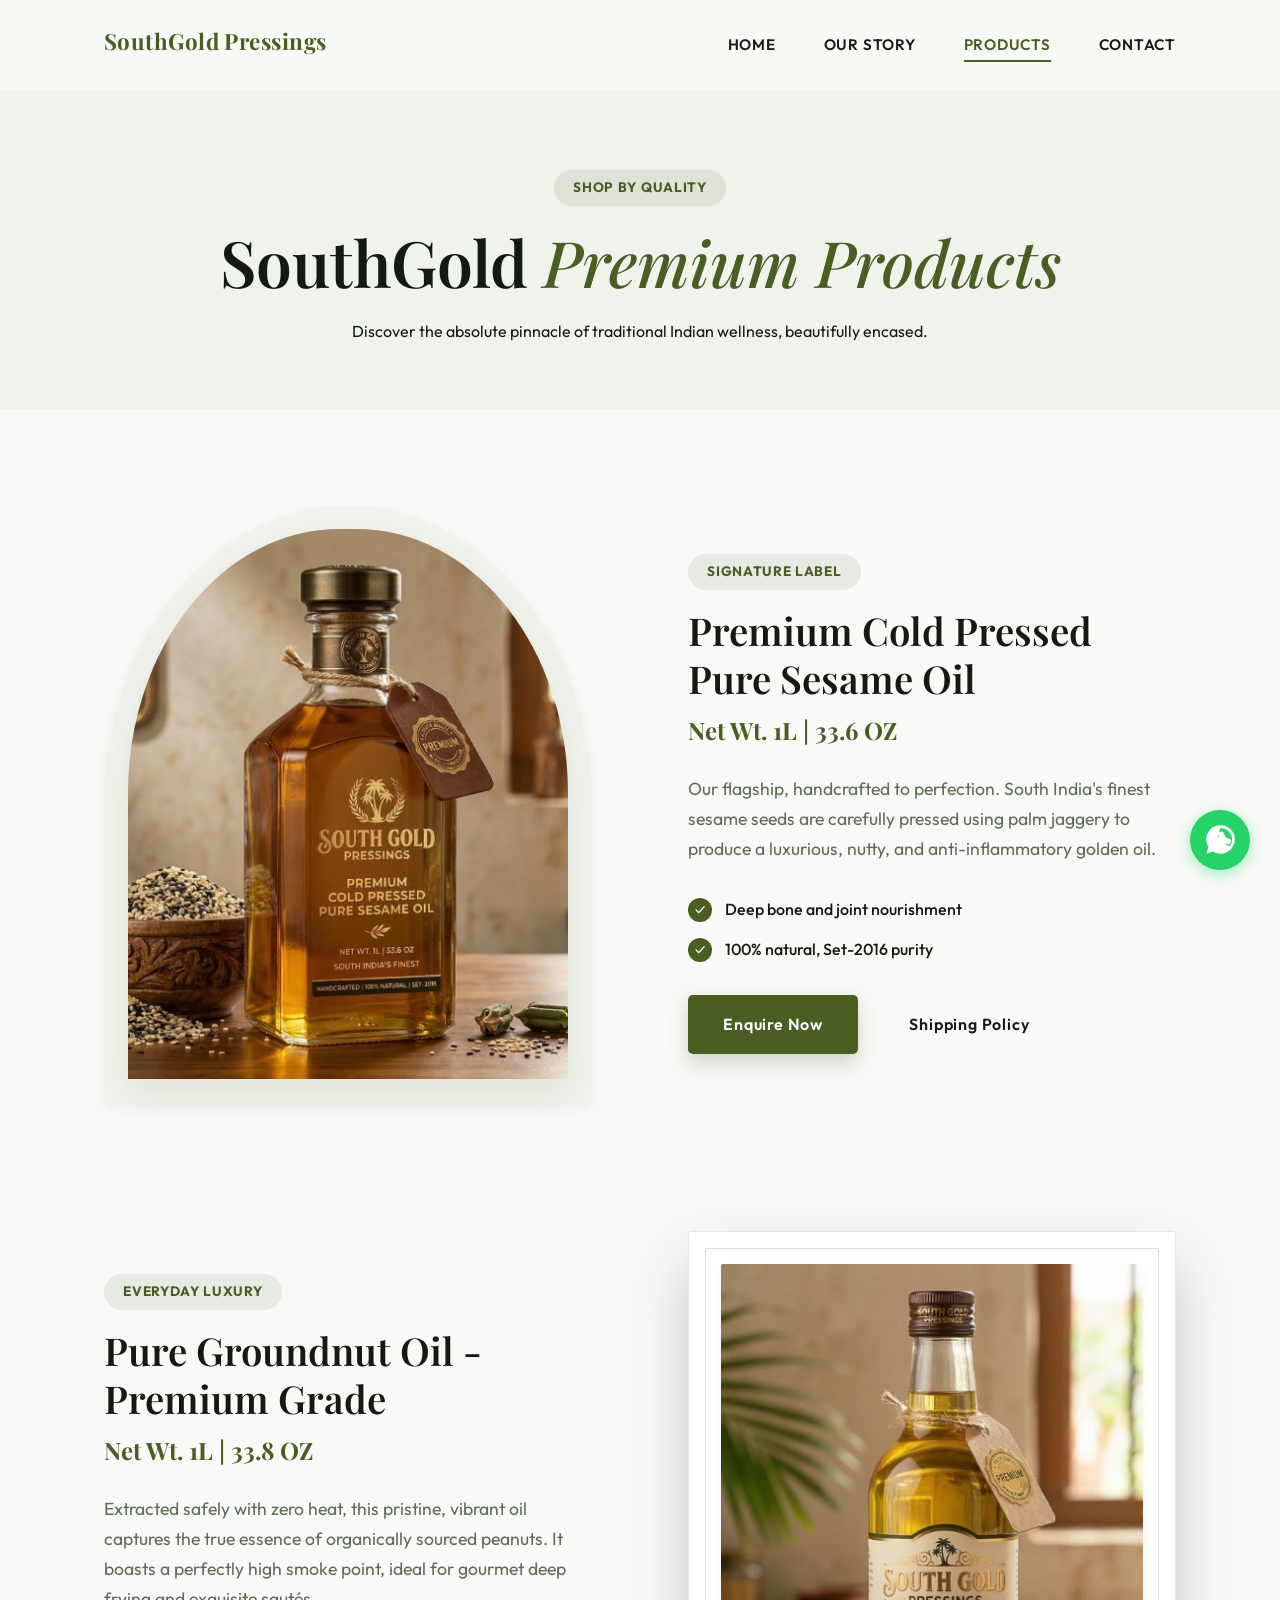
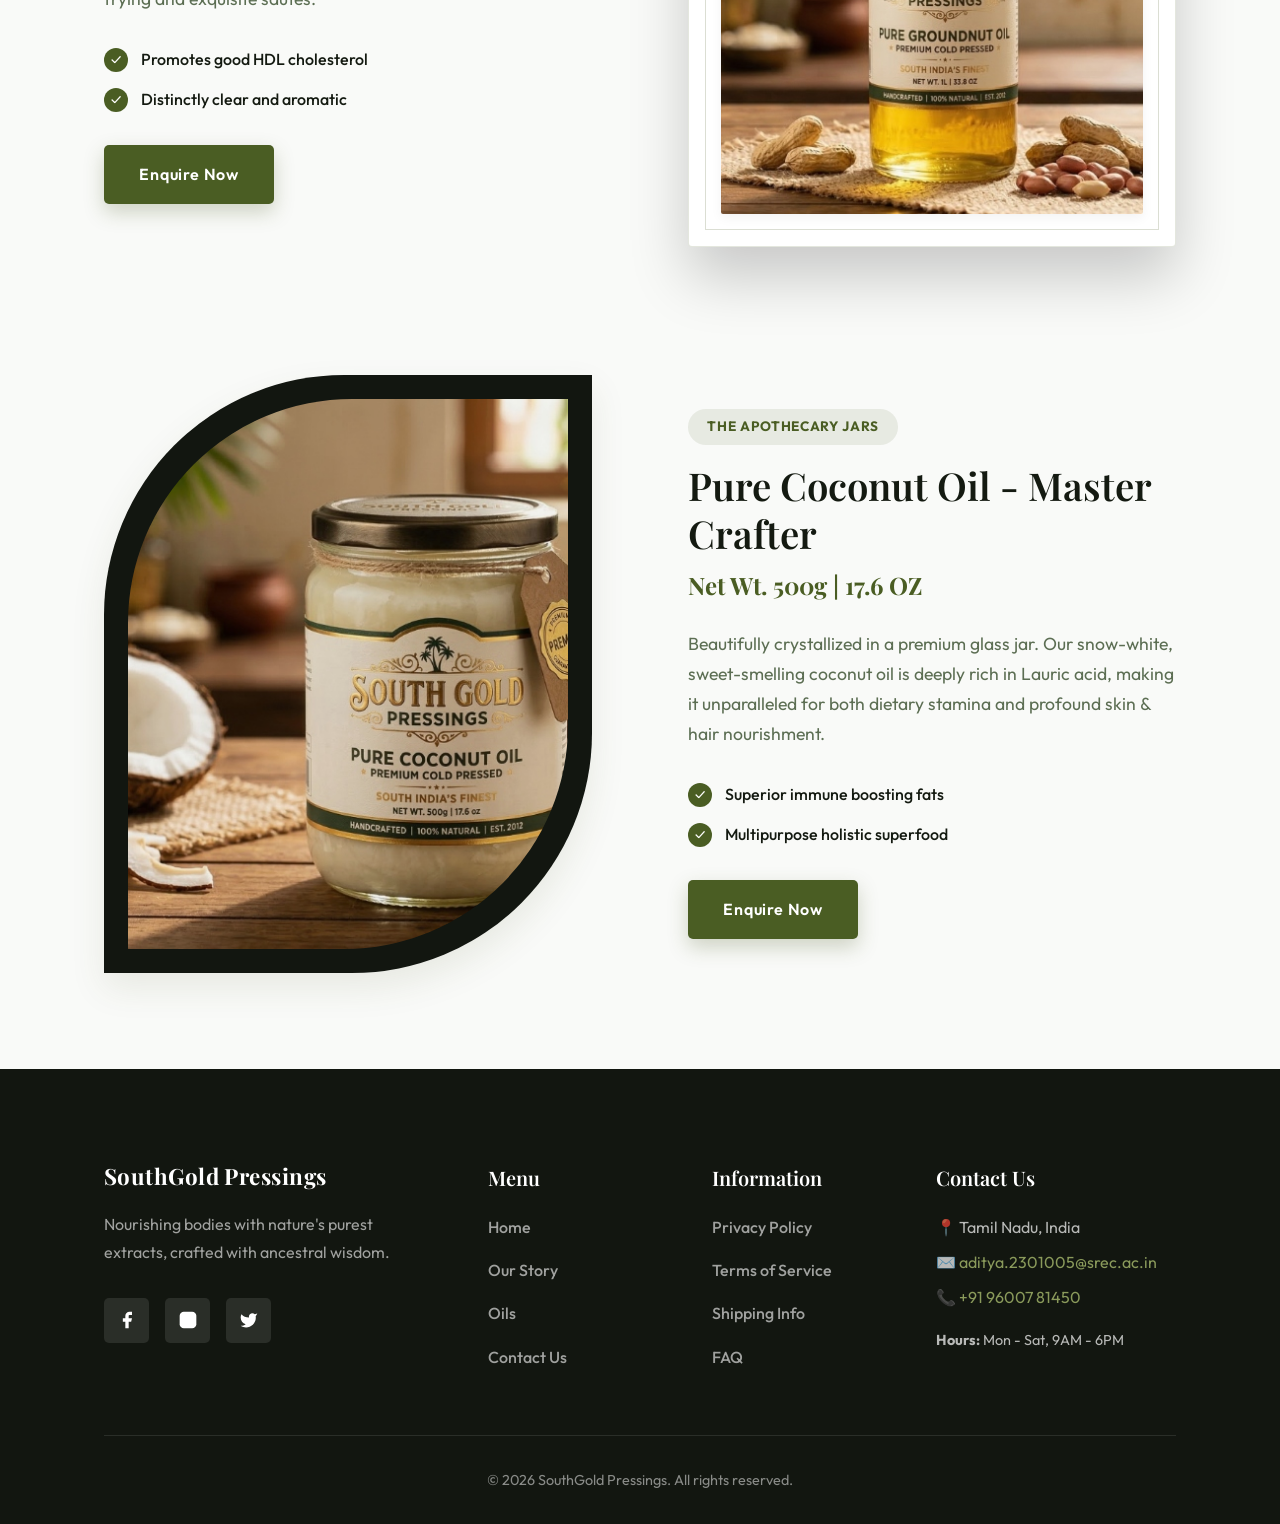
<file: products.html>
<!DOCTYPE html>
<html lang="en">

<head>
    <meta charset="UTF-8">
    <meta name="viewport" content="width=device-width, initial-scale=1.0">
    <title>Products | SouthGold Pressings</title>
    <link rel="stylesheet" href="css/style.css">
    <svg style="display: none;">
        <symbol id="icon-fb" viewBox="0 0 24 24"><path d="M18 2h-3a5 5 0 00-5 5v3H7v4h3v8h4v-8h3l1-4h-4V7a1 1 0 011-1h3z"></path></symbol>
        <symbol id="icon-ig" viewBox="0 0 24 24"><rect x="2" y="2" width="20" height="20" rx="5" ry="5"></rect><path d="M16 11.37A4 4 0 1112.63 8 4 4 0 0116 11.37z"></path><line x1="17.5" y1="6.5" x2="17.51" y2="6.5"></line></symbol>
        <symbol id="icon-tw" viewBox="0 0 24 24"><path d="M22 4s-.7 2.1-2 3.4c1.6 10-9.4 17.3-18 11.6 2.2.1 4.4-.6 6-2C3 15.5.5 9.6 3 5c2.2 2.6 5.6 4.1 9 4-.9-4.2 4-6.6 7-3.8 1.1 0 3-1.2 3-1.2z"></path></symbol>
    </svg>
</head>

<body>

    <nav class="navbar">
        <div class="container nav-content">
            <a href="index.html" class="logo">
                <span class="logo-text">SouthGold Pressings</span>
            </a>
            <ul class="nav-links">
                <li><a href="index.html">Home</a></li>
                <li><a href="about.html">Our Story</a></li>
                <li><a href="products.html" class="active">Products</a></li>
                <li><a href="contact.html">Contact</a></li>
            </ul>
        </div>
    </nav>

    <header class="page-header">
        <div class="pattern-top"></div>
        <div class="container reveal-up">
            <span class="section-pill">Shop By Quality</span>
            <h1>SouthGold <span class="accent-text">Premium Products</span></h1>
            <p style="max-width: 600px; margin: 0 auto;">Discover the absolute pinnacle of traditional Indian wellness, beautifully encased.</p>
        </div>
    </header>

    <section class="section-padding">
        <div class="container">
            <div class="product-showcase">
                
                <!-- Product 1 -->
                <div class="product-row reveal-up">
                    <div class="frame-elite-1 tilt-3d">
                        <img src="images/new_sesame.jpg" alt="Pure Sesame Oil">
                    </div>
                    <div class="product-info">
                        <span class="section-pill">Signature Label</span>
                        <h3>Premium Cold Pressed Pure Sesame Oil</h3>
                        <div class="price-tag">Net Wt. 1L | 33.6 OZ</div>
                        <p>Our flagship, handcrafted to perfection. South India's finest sesame seeds are carefully pressed using palm jaggery to produce a luxurious, nutty, and anti-inflammatory golden oil.</p>
                        <ul class="bullet-list" style="margin-bottom: 2rem;">
                            <li><span class="bullet-icon">✓</span> Deep bone and joint nourishment</li>
                            <li><span class="bullet-icon">✓</span> 100% natural, Set-2016 purity</li>
                        </ul>
                        <div style="display: flex; gap: 1rem;">
                            <a href="contact.html" class="btn btn-primary">Enquire Now</a>
                            <a href="shipping.html" class="btn btn-outline" style="border:none;">Shipping Policy</a>
                        </div>
                    </div>
                </div>

                <!-- Product 2 (Reversed Layout) -->
                <div class="product-row reverse reveal-up">
                    <div class="frame-elite-2 tilt-3d">
                        <img src="images/new_groundnut.jpg" alt="Pure Groundnut Oil">
                    </div>
                    <div class="product-info">
                        <span class="section-pill">Everyday Luxury</span>
                        <h3>Pure Groundnut Oil - Premium Grade</h3>
                        <div class="price-tag">Net Wt. 1L | 33.8 OZ</div>
                        <p>Extracted safely with zero heat, this pristine, vibrant oil captures the true essence of organically sourced peanuts. It boasts a perfectly high smoke point, ideal for gourmet deep frying and exquisite sautés.</p>
                        <ul class="bullet-list" style="margin-bottom: 2rem;">
                            <li><span class="bullet-icon">✓</span> Promotes good HDL cholesterol</li>
                            <li><span class="bullet-icon">✓</span> Distinctly clear and aromatic</li>
                        </ul>
                        <div style="display: flex; gap: 1rem;">
                            <a href="contact.html" class="btn btn-primary">Enquire Now</a>
                        </div>
                    </div>
                </div>

                <!-- Product 3 -->
                <div class="product-row reveal-up">
                    <div class="frame-elite-3 tilt-3d">
                        <img src="images/new_coconut.jpg" alt="Pure Coconut Oil">
                    </div>
                    <div class="product-info">
                        <span class="section-pill">The Apothecary Jars</span>
                        <h3>Pure Coconut Oil - Master Crafter</h3>
                        <div class="price-tag">Net Wt. 500g | 17.6 OZ</div>
                        <p>Beautifully crystallized in a premium glass jar. Our snow-white, sweet-smelling coconut oil is deeply rich in Lauric acid, making it unparalleled for both dietary stamina and profound skin & hair nourishment.</p>
                        <ul class="bullet-list" style="margin-bottom: 2rem;">
                            <li><span class="bullet-icon">✓</span> Superior immune boosting fats</li>
                            <li><span class="bullet-icon">✓</span> Multipurpose holistic superfood</li>
                        </ul>
                        <div style="display: flex; gap: 1rem;">
                            <a href="contact.html" class="btn btn-primary">Enquire Now</a>
                        </div>
                    </div>
                </div>

            </div>
        </div>
    </section>

    <footer class="footer">
        <div class="container">
            <div class="footer-grid">
                <div class="footer-about">
                    <h2 class="logo-text">SouthGold Pressings</h2>
                    <p>Nourishing bodies with nature's purest extracts, crafted with ancestral wisdom.</p>
                    <div class="social-links">
                        <a href="https://facebook.com" aria-label="Facebook" target="_blank">
                            <svg><use href="#icon-fb"></use></svg>
                        </a>
                        <a href="https://instagram.com" aria-label="Instagram" target="_blank">
                            <svg><use href="#icon-ig"></use></svg>
                        </a>
                        <a href="https://twitter.com" aria-label="Twitter" target="_blank">
                            <svg><use href="#icon-tw"></use></svg>
                        </a>
                    </div>
                </div>
                <div class="footer-links-container">
                    <h4 class="footer-heading">Menu</h4>
                    <div class="footer-links">
                        <a href="index.html">Home</a>
                        <a href="about.html">Our Story</a>
                        <a href="products.html">Oils</a>
                        <a href="contact.html">Contact Us</a>
                    </div>
                </div>
                <div class="footer-links-container">
                    <h4 class="footer-heading">Information</h4>
                    <div class="footer-links">
                        <a href="privacy.html">Privacy Policy</a>
                        <a href="terms.html">Terms of Service</a>
                        <a href="shipping.html">Shipping Info</a>
                        <a href="faq.html">FAQ</a>
                    </div>
                </div>
                <div class="footer-contact">
                    <h4 class="footer-heading">Contact Us</h4>
                    <p style="color: rgba(255,255,255,0.7); margin-bottom: 0.5rem;">📍 Tamil Nadu, India</p>
                    <p style="color: rgba(255,255,255,0.7); margin-bottom: 0.5rem;">✉️ <a href="mailto:aditya.2301005@srec.ac.in" style="color:var(--accent-color);">aditya.2301005@srec.ac.in</a></p>
                    <p style="color: rgba(255,255,255,0.7);">📞 <a href="tel:+919600781450" style="color:var(--accent-color);">+91 96007 81450</a></p>
                    <p style="color: rgba(255,255,255,0.7); margin-top: 1rem; font-size: 0.9rem;"><strong>Hours:</strong> Mon - Sat, 9AM - 6PM</p>
                </div>
            </div>
            <div class="footer-bottom">
                <p>&copy; 2026 SouthGold Pressings. All rights reserved.</p>
            </div>
        </div>
    </footer>

    <!-- Floating WhatsApp -->
    <a href="https://wa.me/919600781450" class="floating-whatsapp" target="_blank" rel="noopener noreferrer"
        aria-label="Chat on WhatsApp">
        <svg viewBox="0 0 32 32" xmlns="http://www.w3.org/2000/svg">
            <path
                d="M16 2a13 13 0 00-11 20l-2 6 6.2-2a13 13 0 106.8-24zm0 2.5a10.5 10.5 0 018.6 16.5l-3.3-1c-.4-.1-.7-.4-.8-.8l-1-2.4c-.1-.3-.1-.7.2-.9l1.1-1.3c.2-.2.2-.5.1-.8l-2.4-5.6c-.2-.4-.6-.6-1-.5l-2.4.5c-.5.1-.9.6-1.1 1.1-.5 1.5.3 4.2 3.1 7 2.8 2.8 5.4 3.6 6.9 3.1.5-.2 1-.6 1.1-1.1l.5-2.4c.1-.4-.1-.8-.5-1l-5.6-2.4c-.3-.1-.6-.1-.8.1l-1.3 1.1c-.2.3-.6.3-.9.2l-2.4-1c-.4-.1-.7-.4-.8-.8z" />
        </svg>
    </a>
    <script src="js/main.js"></script>
</body>

</html>
</file>
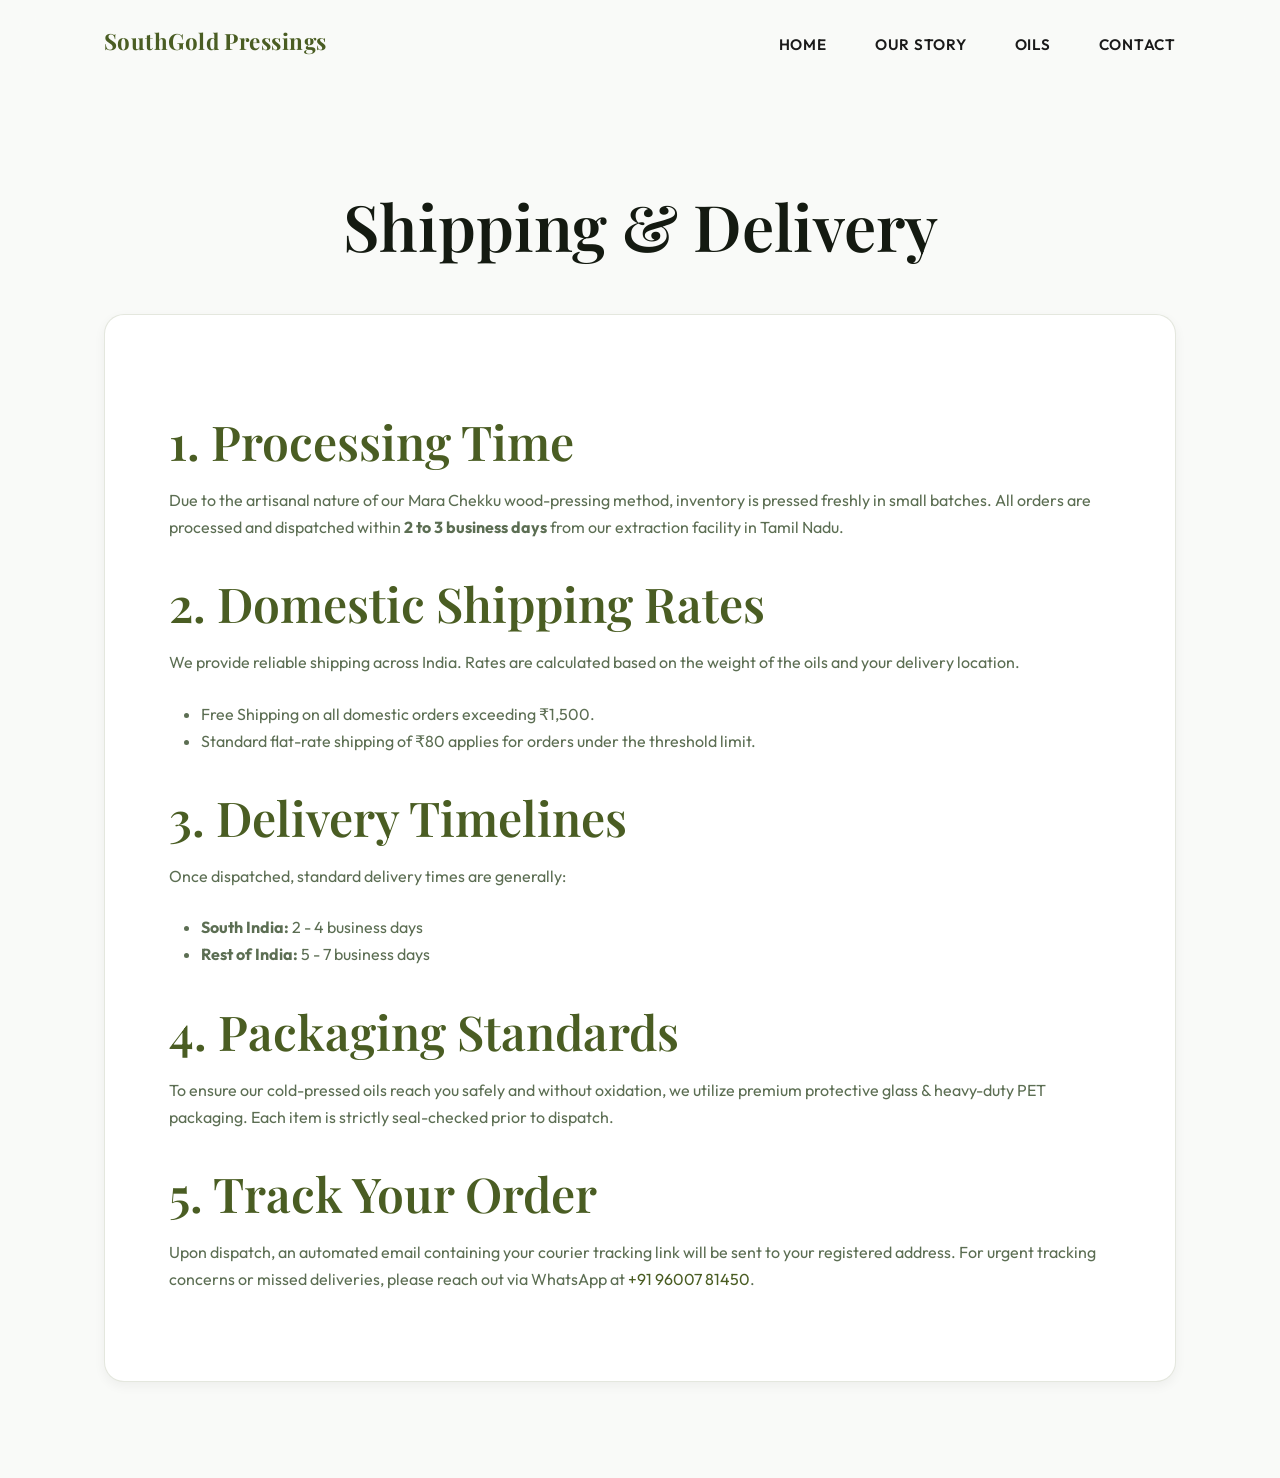
<file: shipping.html>
<!DOCTYPE html>
<html lang="en">
<head>
    <meta charset="UTF-8">
    <meta name="viewport" content="width=device-width, initial-scale=1.0">
    <title>Shipping Information | SouthGold Pressings</title>
    <link rel="stylesheet" href="css/style.css">
</head>
<body style="background-color: var(--bg-color); padding-top: var(--nav-height);">

    <nav class="navbar scrolled">
        <div class="container nav-content">
            <a href="index.html" class="logo">
                <span class="logo-text">SouthGold Pressings</span>
            </a>
            <ul class="nav-links">
                <li><a href="index.html">Home</a></li>
                <li><a href="about.html">Our Story</a></li>
                <li><a href="products.html">Oils</a></li>
                <li><a href="contact.html">Contact</a></li>
            </ul>
        </div>
    </nav>

    <section class="section-padding">
        <div class="container">
            <h1 style="text-align: center; margin-bottom: 3rem;">Shipping & Delivery</h1>
            <div class="info-content reveal-up">
                
                <h2>1. Processing Time</h2>
                <p>Due to the artisanal nature of our Mara Chekku wood-pressing method, inventory is pressed freshly in small batches. All orders are processed and dispatched within <strong>2 to 3 business days</strong> from our extraction facility in Tamil Nadu.</p>

                <h2>2. Domestic Shipping Rates</h2>
                <p>We provide reliable shipping across India. Rates are calculated based on the weight of the oils and your delivery location.</p>
                <ul>
                    <li>Free Shipping on all domestic orders exceeding ₹1,500.</li>
                    <li>Standard flat-rate shipping of ₹80 applies for orders under the threshold limit.</li>
                </ul>

                <h2>3. Delivery Timelines</h2>
                <p>Once dispatched, standard delivery times are generally:</p>
                <ul>
                    <li><strong>South India:</strong> 2 - 4 business days</li>
                    <li><strong>Rest of India:</strong> 5 - 7 business days</li>
                </ul>

                <h2>4. Packaging Standards</h2>
                <p>To ensure our cold-pressed oils reach you safely and without oxidation, we utilize premium protective glass & heavy-duty PET packaging. Each item is strictly seal-checked prior to dispatch.</p>

                <h2>5. Track Your Order</h2>
                <p>Upon dispatch, an automated email containing your courier tracking link will be sent to your registered address. For urgent tracking concerns or missed deliveries, please reach out via WhatsApp at <a href="https://wa.me/919600781450" style="color:var(--primary-color);">+91 96007 81450</a>.</p>
            </div>
        </div>
    </section>

    <!-- Shared JS -->
    <script src="js/main.js"></script>
</body>
</html>
</file>
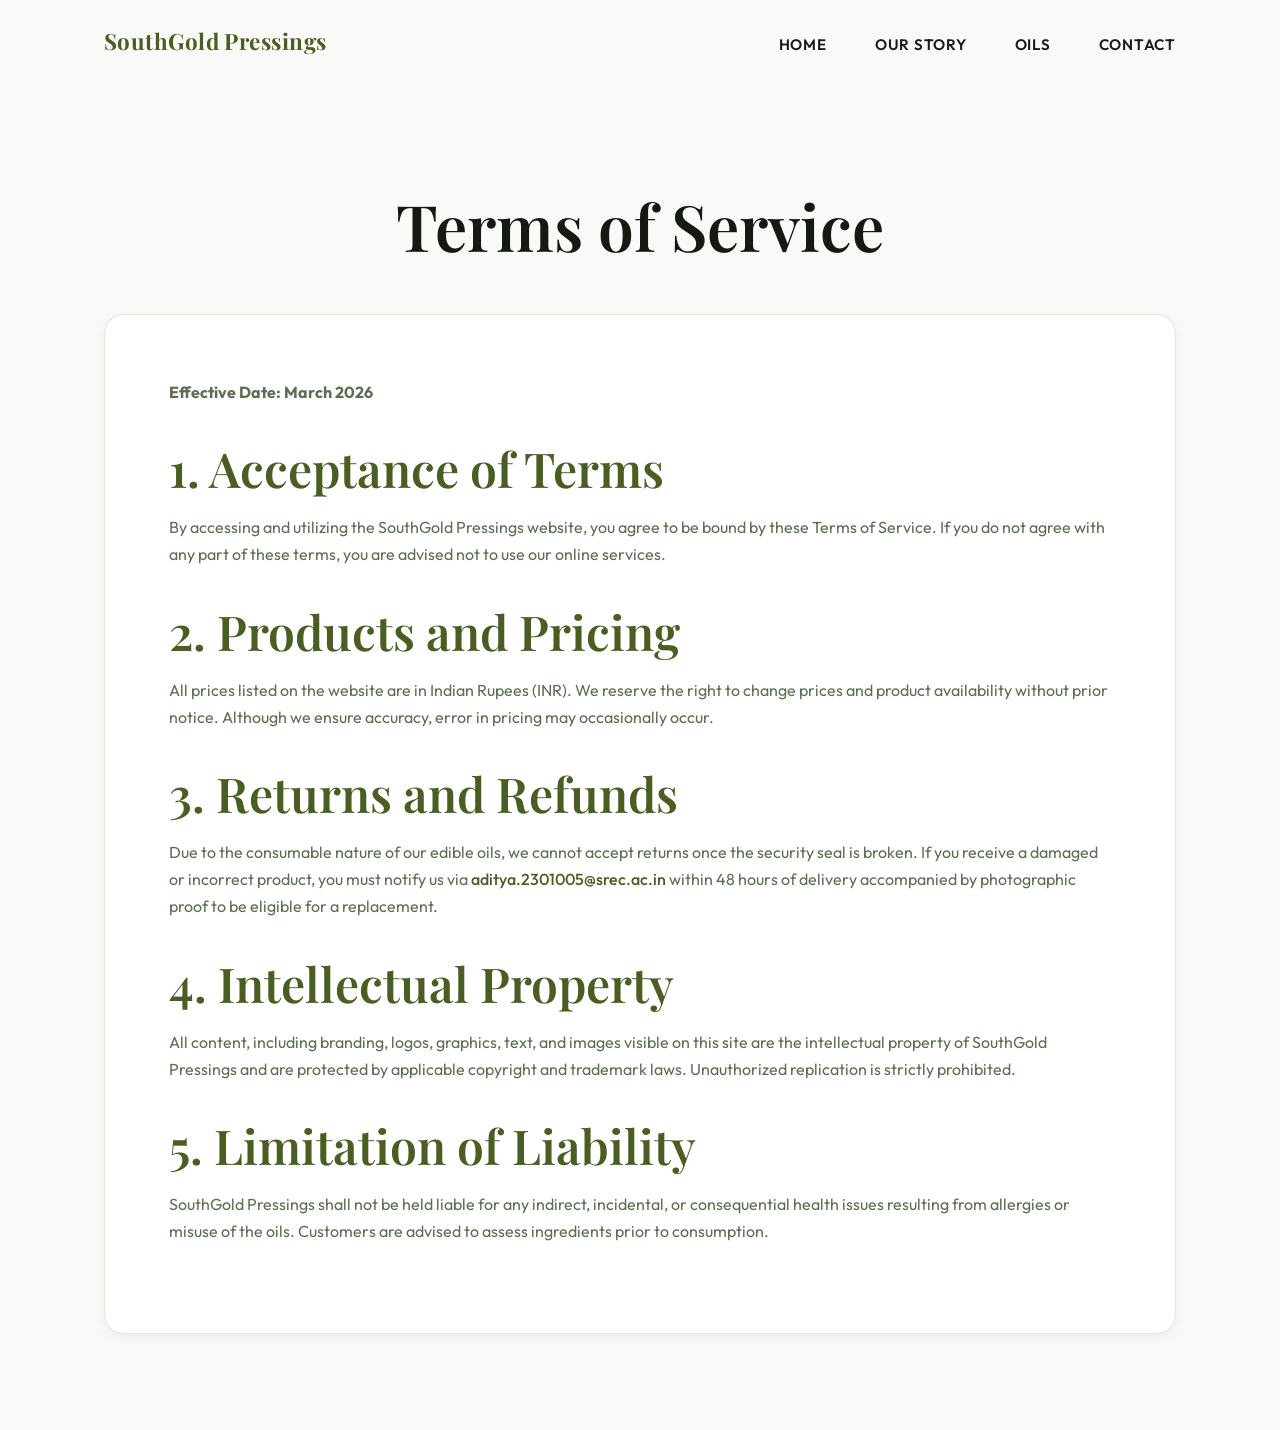
<file: terms.html>
<!DOCTYPE html>
<html lang="en">
<head>
    <meta charset="UTF-8">
    <meta name="viewport" content="width=device-width, initial-scale=1.0">
    <title>Terms of Service | SouthGold Pressings</title>
    <link rel="stylesheet" href="css/style.css">
</head>
<body style="background-color: var(--bg-color); padding-top: var(--nav-height);">

    <nav class="navbar scrolled">
        <div class="container nav-content">
            <a href="index.html" class="logo">
                <span class="logo-text">SouthGold Pressings</span>
            </a>
            <ul class="nav-links">
                <li><a href="index.html">Home</a></li>
                <li><a href="about.html">Our Story</a></li>
                <li><a href="products.html">Oils</a></li>
                <li><a href="contact.html">Contact</a></li>
            </ul>
        </div>
    </nav>

    <section class="section-padding">
        <div class="container">
            <h1 style="text-align: center; margin-bottom: 3rem;">Terms of Service</h1>
            <div class="info-content reveal-up">
                <p><strong>Effective Date: March 2026</strong></p>

                <h2>1. Acceptance of Terms</h2>
                <p>By accessing and utilizing the SouthGold Pressings website, you agree to be bound by these Terms of Service. If you do not agree with any part of these terms, you are advised not to use our online services.</p>

                <h2>2. Products and Pricing</h2>
                <p>All prices listed on the website are in Indian Rupees (INR). We reserve the right to change prices and product availability without prior notice. Although we ensure accuracy, error in pricing may occasionally occur.</p>

                <h2>3. Returns and Refunds</h2>
                <p>Due to the consumable nature of our edible oils, we cannot accept returns once the security seal is broken. If you receive a damaged or incorrect product, you must notify us via <a href="mailto:aditya.2301005@srec.ac.in" style="color:var(--primary-color); font-weight: 500;">aditya.2301005@srec.ac.in</a> within 48 hours of delivery accompanied by photographic proof to be eligible for a replacement.</p>

                <h2>4. Intellectual Property</h2>
                <p>All content, including branding, logos, graphics, text, and images visible on this site are the intellectual property of SouthGold Pressings and are protected by applicable copyright and trademark laws. Unauthorized replication is strictly prohibited.</p>

                <h2>5. Limitation of Liability</h2>
                <p>SouthGold Pressings shall not be held liable for any indirect, incidental, or consequential health issues resulting from allergies or misuse of the oils. Customers are advised to assess ingredients prior to consumption.</p>

            </div>
        </div>
    </section>

    <!-- Shared JS -->
    <script src="js/main.js"></script>
</body>
</html>
</file>
<file: css/style.css>
@import url('https://fonts.googleapis.com/css2?family=Outfit:wght@300;400;500;600;700&family=Playfair+Display:ital,wght@0,400;0,600;0,700;1,400&display=swap');

:root {
  /* Olive Green, Black, and White Palette */
  --bg-color: #F9FAF8;        /* Off White / Crisp canvas */
  --surface-color: #FFFFFF;   /* Pure White Canvas */
  --surface-light: #F0F3EC;   /* Extremely Light Olive Tint */
  --surface-dark: #121610;    /* Deep Black with Olive hue */
  
  --text-main: #141A11;       /* Very Dark Green/Black for modern contrast */
  --text-muted: #5C6E53;      /* Muted Olive */
  
  --primary-color: #4A5D23;   /* Rich Olive Green */
  --primary-hover: #354517;   /* Darker Olive */
  --secondary-color: #1A1A1A; /* Pure Blackish */
  --accent-color: #8A9A5B;    /* Lighter Moss Green */
  
  --border-color: rgba(74, 93, 35, 0.15);
  --shadow-sm: 0 4px 12px rgba(0, 0, 0, 0.05);
  --shadow-md: 0 15px 35px rgba(74, 93, 35, 0.1);
  --shadow-lg: 0 30px 60px rgba(0, 0, 0, 0.2);
  
  /* Typography */
  --font-heading: 'Playfair Display', serif;
  --font-body: 'Outfit', sans-serif;
  
  /* Layout & Spacing */
  --nav-height: 90px;
  --container-width: 1200px;
  --radius-sm: 12px;
  --radius-md: 20px;
  --radius-lg: 32px;
  
  /* Transitions */
  --transition-fast: 0.3s ease;
  --transition-slow: 0.8s cubic-bezier(0.25, 1, 0.5, 1);
}

/* ================= Reset & Base ================= */
* {
  margin: 0;
  padding: 0;
  box-sizing: border-box;
}

html {
  scroll-behavior: smooth;
  font-size: 16px;
}

body {
  font-family: var(--font-body);
  background-color: var(--bg-color);
  color: var(--text-main);
  line-height: 1.7;
  overflow-x: hidden;
  -webkit-font-smoothing: antialiased;
}

h1, h2, h3, h4, h5, h6 {
  font-family: var(--font-heading);
  font-weight: 600;
  line-height: 1.25;
  margin-bottom: 1rem;
  color: var(--text-main);
}

h1 { font-size: clamp(2.5rem, 5vw, 4.5rem); }
h2 { font-size: clamp(2rem, 4vw, 3rem); }
h3 { font-size: clamp(1.5rem, 3vw, 2rem); }

a {
  text-decoration: none;
  color: inherit;
  transition: var(--transition-fast);
}

ul {
  list-style: none;
}

img {
  max-width: 100%;
  height: auto;
  display: block;
}

.container {
  max-width: var(--container-width);
  margin: 0 auto;
  padding: 0 5%;
}

.accent-text {
  color: var(--primary-color);
  font-style: italic;
  font-weight: 500;
}

/* ================= Buttons ================= */
.btn {
  display: inline-flex;
  align-items: center;
  justify-content: center;
  padding: 1rem 2.2rem;
  font-family: var(--font-body);
  font-size: 1rem;
  font-weight: 600;
  letter-spacing: 0.05em;
  border-radius: 5px; /* Sharper edges for elegant look */
  cursor: pointer;
  transition: all 0.4s cubic-bezier(0.25, 1, 0.5, 1);
  position: relative;
  overflow: hidden;
  z-index: 1;
  border: none;
}

.btn-primary {
  background-color: var(--primary-color);
  color: white;
  box-shadow: 0 8px 20px rgba(74, 93, 35, 0.25);
}

.btn-primary:hover {
  background-color: var(--secondary-color);
  color: white;
  transform: translateY(-3px);
  box-shadow: 0 12px 25px rgba(0, 0, 0, 0.3);
}

.btn-outline {
  background-color: transparent;
  color: var(--secondary-color);
  border: 1.5px solid var(--secondary-color);
}

.btn-outline:hover {
  background-color: var(--primary-color);
  color: var(--surface-color);
  border-color: var(--primary-color);
}

.btn-secondary {
  background-color: var(--secondary-color);
  color: white;
}
.btn-secondary:hover {
  background-color: var(--primary-hover);
  transform: translateY(-3px);
}

/* ================= Navbar ================= */
.navbar {
  position: fixed;
  top: 0;
  left: 0;
  width: 100%;
  height: var(--nav-height);
  display: flex;
  align-items: center;
  z-index: 100;
  background: rgba(249, 250, 248, 0.8);
  backdrop-filter: blur(16px);
  -webkit-backdrop-filter: blur(16px);
  border-bottom: 1px solid transparent;
  transition: all 0.4s ease;
}

.navbar.scrolled {
  background: rgba(255, 255, 255, 0.98);
  box-shadow: var(--shadow-sm);
  border-bottom: 1px solid var(--border-color);
  height: 80px;
}

.nav-content {
  display: flex;
  justify-content: space-between;
  align-items: center;
  width: 100%;
}

.logo-text {
  font-family: var(--font-heading);
  font-size: 1.4rem;
  font-weight: 700;
  line-height: 1;
  color: var(--primary-color);
  letter-spacing: 0.02em;
}

.nav-links {
  display: flex;
  gap: 3rem;
}

.nav-links a {
  font-size: 0.95rem;
  font-weight: 600;
  color: var(--secondary-color);
  position: relative;
  padding: 0.5rem 0;
  text-transform: uppercase;
  letter-spacing: 0.05em;
}

.nav-links a:hover,
.nav-links a.active {
  color: var(--primary-color);
}

.nav-links a::after {
  content: '';
  position: absolute;
  bottom: 0;
  left: 0;
  width: 100%;
  height: 2px;
  background-color: var(--primary-color);
  transform: scaleX(0);
  transform-origin: right;
  transition: transform 0.3s ease;
}

.nav-links a:hover::after,
.nav-links a.active::after {
  transform: scaleX(1);
  transform-origin: left;
}

.menu-toggle {
  display: none;
  flex-direction: column;
  justify-content: space-between;
  width: 30px;
  height: 20px;
  background: transparent;
  border: none;
  cursor: pointer;
  z-index: 101;
}

.menu-toggle span {
  width: 100%;
  height: 2px;
  background-color: var(--secondary-color);
  transition: var(--transition-fast);
}

/* ================= 3D Hero Section ================= */
.hero {
  min-height: 100vh;
  display: flex;
  align-items: center;
  position: relative;
  padding-top: var(--nav-height);
  overflow: hidden;
  background: var(--bg-color);
}

/* ================= Page Header & Shared Utils ================= */
.page-header {
  padding-top: calc(var(--nav-height) + 5rem);
  padding-bottom: 4rem;
  text-align: center;
  position: relative;
  background: var(--surface-light);
  overflow: hidden;
}

.section-padding {
  padding: 6rem 0;
}

.section-pill {
  display: inline-block;
  padding: 0.4rem 1.2rem;
  background: rgba(74, 93, 35, 0.1);
  color: var(--primary-color);
  border-radius: 50px;
  font-size: 0.85rem;
  font-weight: 700;
  text-transform: uppercase;
  letter-spacing: 0.05em;
  margin-bottom: 1rem;
}

/* ================= Split Layout & Image Frames ================= */
.split-layout {
  display: grid;
  grid-template-columns: 1fr 1fr;
  gap: 5rem;
  align-items: center;
}

.image-stack {
  position: relative;
  height: 500px;
}

.image-stack img {
  position: absolute;
  border-radius: var(--radius-md);
  box-shadow: var(--shadow-lg);
  object-fit: cover;
  border: 10px solid var(--surface-color); /* Beautiful overlapping frame */
  transition: transform 0.5s ease;
}

.image-stack:hover .img-back {
  transform: translate(-5%, -5%);
}

.image-stack:hover .img-front {
  transform: translate(5%, 5%);
}

.img-back {
  width: 75%;
  height: 85%;
  top: 0;
  left: 0;
  z-index: 1;
}

.img-front {
  width: 65%;
  height: 75%;
  bottom: 0;
  right: 0;
  z-index: 2;
}

.bullet-list {
  margin-top: 1.5rem;
}

.bullet-list li {
  display: flex;
  align-items: center;
  gap: 0.8rem;
  margin-bottom: 0.8rem;
  font-weight: 500;
  color: var(--text-main);
}

.bullet-icon {
  background: var(--primary-color);
  color: white;
  width: 24px;
  height: 24px;
  border-radius: 50%;
  display: flex;
  align-items: center;
  justify-content: center;
  font-size: 0.8rem;
}

.hero-shapes {
  position: absolute;
  top: 0;
  left: 0;
  width: 100%;
  height: 100%;
  z-index: 0;
  overflow: hidden;
  pointer-events: none;
}

.shape {
  position: absolute;
  filter: blur(80px);
  border-radius: 50%;
  opacity: 0.3;
}

.shape-1 {
  top: 10%;
  right: -5%;
  width: 600px;
  height: 600px;
  background: var(--accent-color);
}

.shape-2 {
  bottom: -10%;
  left: -5%;
  width: 500px;
  height: 500px;
  background: var(--primary-color);
}

.hero-container {
  display: grid;
  grid-template-columns: 1fr 1fr;
  gap: 4rem;
  align-items: center;
  position: relative;
  z-index: 2;
  width: 100%;
  max-width: var(--container-width);
  margin: 0 auto;
  padding: 0 5%;
}

.hero-pill {
  display: inline-flex;
  background: var(--surface-color);
  padding: 0.5rem 1.2rem;
  border-radius: 50px;
  font-size: 0.85rem;
  font-weight: 700;
  color: var(--primary-color);
  margin-bottom: 1.5rem;
  border: 1px solid var(--border-color);
  box-shadow: var(--shadow-sm);
  text-transform: uppercase;
  letter-spacing: 0.1em;
}

.hero-content p {
  color: var(--text-muted);
  font-size: 1.15rem;
  margin-bottom: 2.5rem;
}

/* 3D Tilt Wrapper */
.tilt-wrapper {
  perspective: 1500px;
}

.hero-image-wrapper {
  position: relative;
  border-radius: var(--radius-md);
  overflow: hidden;
  box-shadow: var(--shadow-lg);
  transform-style: preserve-3d;
  transition: transform 0.1s ease-out; /* Smooth JS tilt trailing */
}

/* Adds a 3D pop out effect to the inner image */
.hero-image-wrapper img {
  width: 100%;
  height: 650px;
  object-fit: cover;
  transform: translateZ(30px) scale(1.05);
}

/* ================= Features Ribbon ================= */
.features-ribbon {
  background: var(--surface-dark);
  color: var(--surface-color);
  padding: 5rem 0;
  position: relative;
}

.features-grid {
  display: grid;
  grid-template-columns: repeat(auto-fit, minmax(280px, 1fr));
  gap: 3rem;
  text-align: center;
}

.feature-item h3 {
  color: var(--surface-color);
  font-family: var(--font-body);
  font-size: 1.25rem;
  margin-bottom: 0.8rem;
}

.feature-icon-wrapper {
  width: 80px;
  height: 80px;
  background: rgba(255,255,255,0.08);
  border-radius: 50%;
  display: flex;
  align-items: center;
  justify-content: center;
  margin: 0 auto 1.5rem auto;
  font-size: 2rem;
  transition: transform 0.3s ease;
  border: 1px solid rgba(255,255,255,0.1);
}

.feature-item:hover .feature-icon-wrapper {
  transform: scale(1.1);
  background: var(--primary-color);
  border-color: var(--primary-color);
}

.feature-item p {
  color: rgba(255,255,255,0.6);
  font-size: 0.95rem;
}

/* ================= Info Pages Content Structure ================= */
.info-content {
    background: var(--surface-color);
    padding: 4rem;
    border-radius: var(--radius-md);
    box-shadow: var(--shadow-sm);
    border: 1px solid var(--border-color);
}
.info-content h2, .info-content h3 {
    color: var(--primary-color);
    margin-top: 2rem;
}
.info-content p {
    color: var(--text-muted);
    margin-bottom: 1.5rem;
}
.info-content ul {
    list-style-type: disc;
    padding-left: 2rem;
    color: var(--text-muted);
    margin-bottom: 1.5rem;
}

/* ================= Premium Product Showcase ================= */
.product-showcase {
    display: flex;
    flex-direction: column;
    gap: 8rem;
}

.product-row {
    display: grid;
    grid-template-columns: 1fr 1fr;
    gap: 6rem;
    align-items: center;
}

.product-row.reverse {
    direction: rtl; /* Reverses layout effortlessly on desktop */
}
.product-row.reverse > * {
    direction: ltr; /* Reset text direction inside */
}

.product-info h3 {
    font-size: clamp(2rem, 3vw, 2.5rem);
    margin-bottom: 0.5rem;
    color: var(--text-main);
}

.product-info .price-tag {
    font-family: var(--font-heading);
    font-size: 1.5rem;
    color: var(--primary-color);
    margin-bottom: 1.5rem;
    font-weight: 700;
}

.product-info p {
    font-size: 1.1rem;
    color: var(--text-muted);
    margin-bottom: 2rem;
}

/* Frame 1: Arch Elegance */
.frame-elite-1 {
    position: relative;
    padding: 1.5rem;
    background: var(--surface-light);
    border-radius: 50% 50% 0 0;
    box-shadow: var(--shadow-sm);
    text-align: center;
}
.frame-elite-1 img {
    border-radius: 48% 48% 0 0;
    width: 100%;
    height: 550px;
    object-fit: cover;
    box-shadow: var(--shadow-md);
}

/* Frame 2: Soft Museum Canvas */
.frame-elite-2 {
    position: relative;
    padding: 2rem;
    background: var(--surface-color);
    border: 1px solid var(--border-color);
    box-shadow: var(--shadow-lg);
    border-radius: 4px;
}
.frame-elite-2::after {
    content: '';
    position: absolute;
    top: 1rem; left: 1rem; right: 1rem; bottom: 1rem;
    border: 1px solid rgba(74, 93, 35, 0.2);
    pointer-events: none;
    z-index: 2;
}
.frame-elite-2 img {
    position: relative;
    z-index: 1;
    width: 100%;
    height: 550px;
    object-fit: cover;
    border-radius: 2px;
    box-shadow: var(--shadow-sm);
    transition: transform 0.6s ease;
}
.frame-elite-2:hover img {
    transform: scale(1.03);
}

/* Frame 3: Leaf Geometry (Organic) */
.frame-elite-3 {
    position: relative;
    background: var(--surface-dark);
    padding: 1.5rem;
    border-radius: 15rem 0 15rem 0; /* Leaf crop outside */
    box-shadow: var(--shadow-md);
}
.frame-elite-3 img {
    width: 100%;
    height: 550px;
    object-fit: cover;
    border-radius: 14rem 0 14rem 0;
    opacity: 0.95;
    transition: transform 0.6s ease;
}
.frame-elite-3:hover img {
    transform: scale(1.03);
    box-shadow: var(--shadow-lg);
}

/* ================= Powerful Contact UI ================= */
.contact-actions-grid {
    display: grid;
    grid-template-columns: repeat(3, 1fr);
    gap: 2rem;
    margin-bottom: 5rem;
}
.action-card {
    background: var(--surface-color);
    padding: 3.5rem 2rem;
    border-radius: var(--radius-md);
    text-align: center;
    border: 1px solid var(--border-color);
    box-shadow: var(--shadow-sm);
    transition: all 0.5s cubic-bezier(0.25, 1, 0.5, 1);
    display: flex;
    flex-direction: column;
    align-items: center;
    justify-content: center;
    text-decoration: none;
    position: relative;
    overflow: hidden;
}
.action-card::before {
    content: '';
    position: absolute;
    top: 0; left: 0; right: 0; height: 4px;
    background: var(--primary-color);
    transform: scaleX(0);
    transition: transform 0.4s ease;
}
.action-card:hover {
    transform: translateY(-12px);
    box-shadow: var(--shadow-lg);
    border-color: transparent;
}
.action-card:hover::before {
    transform: scaleX(1);
}
.action-icon {
    width: 80px;
    height: 80px;
    background: var(--surface-light);
    color: var(--primary-color);
    border-radius: 50%;
    display: flex;
    align-items: center;
    justify-content: center;
    font-size: 2.2rem;
    margin-bottom: 1.5rem;
    transition: all 0.4s ease;
}
.action-card:hover .action-icon {
    background: var(--primary-color);
    color: var(--surface-color);
    transform: scale(1.1) rotate(10deg);
}
.action-icon svg {
    fill: currentColor;
    width: 40px;
    height: 40px;
}
.action-card h3 {
    font-family: var(--font-heading);
    color: var(--text-main);
    font-size: 1.5rem;
    margin-bottom: 0.8rem;
}
.action-card p {
    color: var(--text-muted);
    margin-bottom: 2rem;
    font-size: 0.95rem;
    line-height: 1.6;
}

/* Elite Form Styles */
.contact-form-elite {
    background: var(--surface-color);
    padding: 5rem 4rem;
    border-radius: var(--radius-lg);
    box-shadow: var(--shadow-lg);
    border: 1px solid var(--border-color);
    position: relative;
    overflow: hidden;
}
.form-group {
    margin-bottom: 2rem;
    text-align: left;
}
.form-group label {
    display: block;
    margin-bottom: 0.8rem;
    font-weight: 600;
    color: var(--text-main);
    font-size: 0.95rem;
    letter-spacing: 0.05em;
    text-transform: uppercase;
}
.form-control {
    width: 100%;
    padding: 1.2rem 1.5rem;
    background: var(--surface-light);
    border: 1px solid transparent;
    border-radius: 8px;
    font-family: var(--font-body);
    font-size: 1.05rem;
    color: var(--text-main);
    transition: all 0.3s ease;
}
.form-control:focus {
    outline: none;
    background: var(--surface-color);
    border-color: var(--primary-color);
    box-shadow: 0 0 0 4px rgba(74, 93, 35, 0.1);
}
textarea.form-control {
    min-height: 160px;
    resize: vertical;
}

/* ================= Footer ================= */
.footer {
  background-color: var(--surface-dark);
  color: var(--surface-color);
  padding: 6rem 0 2rem 0;
}

.footer-grid {
  display: grid;
  grid-template-columns: 2fr 1fr 1fr 1.5fr;
  gap: 4rem;
  margin-bottom: 4rem;
}

.footer .logo-text {
    color: var(--surface-color);
}

.footer-about p {
  color: rgba(255,255,255,0.6);
  margin-top: 1.5rem;
  max-width: 320px;
}

.footer-heading {
  font-size: 1.25rem;
  margin-bottom: 1.5rem;
  color: var(--surface-color);
}

.footer-links {
  display: flex;
  flex-direction: column;
  gap: 1rem;
}

.footer-links a {
  color: rgba(255,255,255,0.6);
  font-weight: 500;
}

.footer-links a:hover {
  color: var(--primary-color);
  transform: translateX(5px);
}

/* Elegant SVGs for Socials */
.social-links {
  display: flex;
  gap: 1rem;
  margin-top: 2rem;
}

.social-links a {
  width: 45px;
  height: 45px;
  border-radius: 5px; /* Square sharp edges for premium feel */
  background: rgba(255,255,255,0.1);
  display: flex;
  align-items: center;
  justify-content: center;
  color: var(--surface-color);
  transition: all 0.3s ease;
}

.social-links a svg {
    width: 20px;
    height: 20px;
    fill: currentColor;
}

.social-links a:hover {
  background: var(--primary-color);
  transform: translateY(-5px);
}

.footer-bottom {
  text-align: center;
  padding-top: 2rem;
  border-top: 1px solid rgba(255,255,255,0.1);
  color: rgba(255,255,255,0.5);
  font-size: 0.9rem;
}

/* ================= Floating WhatsApp ================= */
.floating-whatsapp {
    position: fixed;
    bottom: 30px;
    right: 30px;
    width: 60px;
    height: 60px;
    background-color: #25D366;
    color: white;
    border-radius: 50%;
    display: flex;
    justify-content: center;
    align-items: center;
    box-shadow: 0 4px 15px rgba(37, 211, 102, 0.4);
    z-index: 1000;
    transition: transform 0.3s ease, box-shadow 0.3s ease;
}

.floating-whatsapp:hover {
    transform: scale(1.1) rotate(10deg);
    box-shadow: 0 6px 20px rgba(37, 211, 102, 0.6);
}

.floating-whatsapp svg {
    fill: white;
    width: 35px;
    height: 35px;
}

/* Animations */
.reveal-up { opacity: 0; transform: translateY(40px); transition: all 0.8s cubic-bezier(0.25, 1, 0.5, 1); }
.reveal-up.active { opacity: 1; transform: translateY(0); }
.reveal-scale { opacity: 0; transform: scale(0.95); transition: all 0.8s cubic-bezier(0.25, 1, 0.5, 1); }
.reveal-scale.active { opacity: 1; transform: scale(1); }
.delay-100 { transition-delay: 100ms; }
.delay-200 { transition-delay: 200ms; }
.delay-300 { transition-delay: 300ms; }

/* Responsive */
@media (max-width: 992px) {
  .hero-container, .footer-grid, .split-layout, .product-row, .contact-actions-grid { grid-template-columns: 1fr; gap: 3rem; }
  .footer-grid { grid-template-columns: 1fr 1fr; }
  .hero-content { text-align: center; margin: 0 auto; }
  .image-stack { height: 400px; }
  .product-row.reverse { direction: ltr; }
  .frame-elite-1 img, .frame-elite-2 img, .frame-elite-3 img { height: 400px; }
  .contact-form-elite { padding: 3rem 2rem; }
}
@media (max-width: 768px) {
  .nav-links { display: none; }
  .menu-toggle { display: flex; }
  .nav-links.active {
    display: flex; flex-direction: column; position: absolute;
    top: var(--nav-height); left: 0; width: 100%;
    background: var(--surface-color); box-shadow: var(--shadow-lg);
    padding: 2rem; align-items: center; gap: 1.5rem;
  }
  .footer-grid { grid-template-columns: 1fr; }
}
</file>
